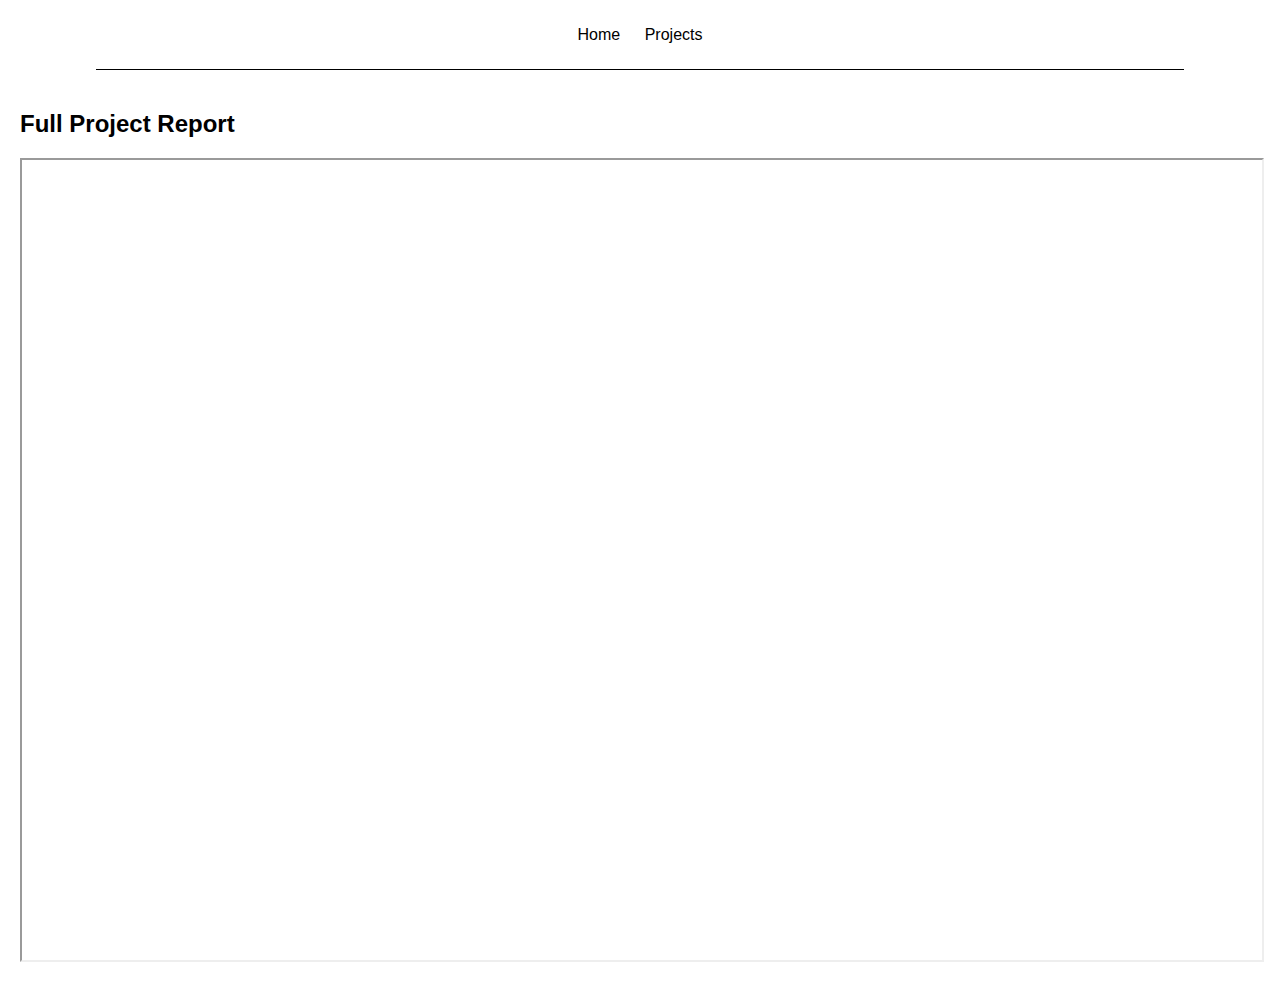
<file: project1.html>
<!DOCTYPE html>
<html lang="en">
<head>
    <meta charset="UTF-8">
    <meta name="viewport" content="width=device-width, initial-scale=1.0">
    <title>Undergrad Research</title>
    <link rel="stylesheet" href="styles.css">
</head>
<body>
    <header>
        <nav>
            <ul>
                <li><a href="index.html">Home</a></li>
                <li><a href="projects.html">Projects</a></li>
            </ul>
        </nav>
    </header>
    <main>
        <section id="report">
            <h2>Full Project Report</h2>
            <iframe src="pdf/research_report.pdf" width="100%" height="800px">
                <p>Your browser does not support iframes. 
                <a href="pdf/research_report.pdf">Click here to view the PDF.</a></p>
            </iframe>
        </section>
    </main>
</body>
</html>
</file>
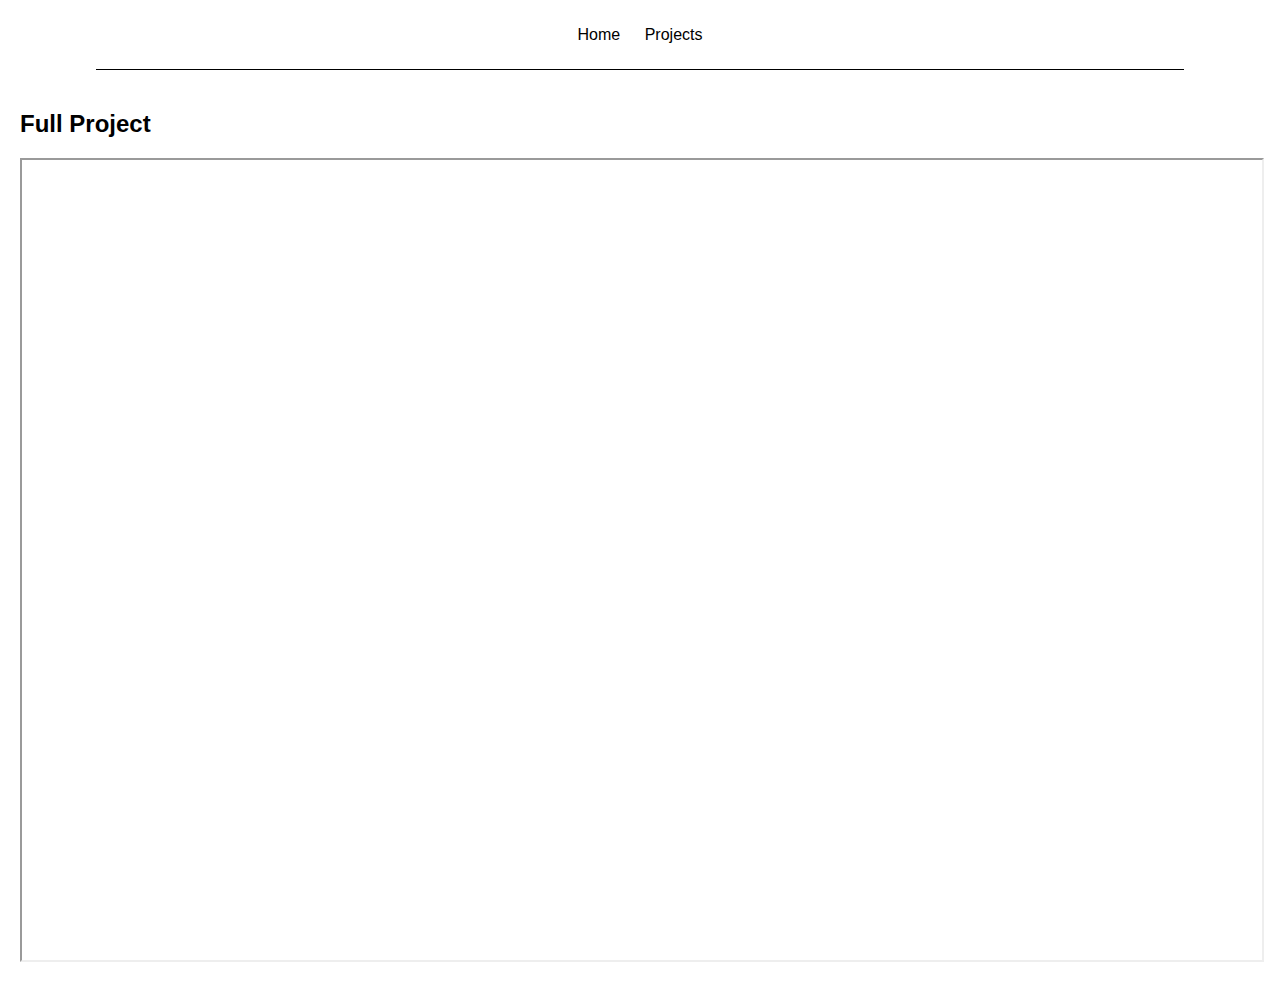
<file: project2.html>
<!DOCTYPE html>
<html lang="en">
<head>
    <meta charset="UTF-8">
    <meta name="viewport" content="width=device-width, initial-scale=1.0">
    <title>Intel Project</title>
    <link rel="stylesheet" href="styles.css">
</head>
<body>
    <header>
        <nav>
            <ul>
                <li><a href="index.html">Home</a></li>
                <li><a href="projects.html">Projects</a></li>
            </ul>
        </nav>
    </header>
    <main>
        <section id="report">
            <h2>Full Project</h2>
            <iframe src="pdf/intel_project.pdf" width="100%" height="800px">
                <p>Your browser does not support iframes. 
                <a href="pdf/intel_project.pdf">Click here to view the PDF.</a></p>
            </iframe>
        </section>
    </main>
</body>
</html>
</file>
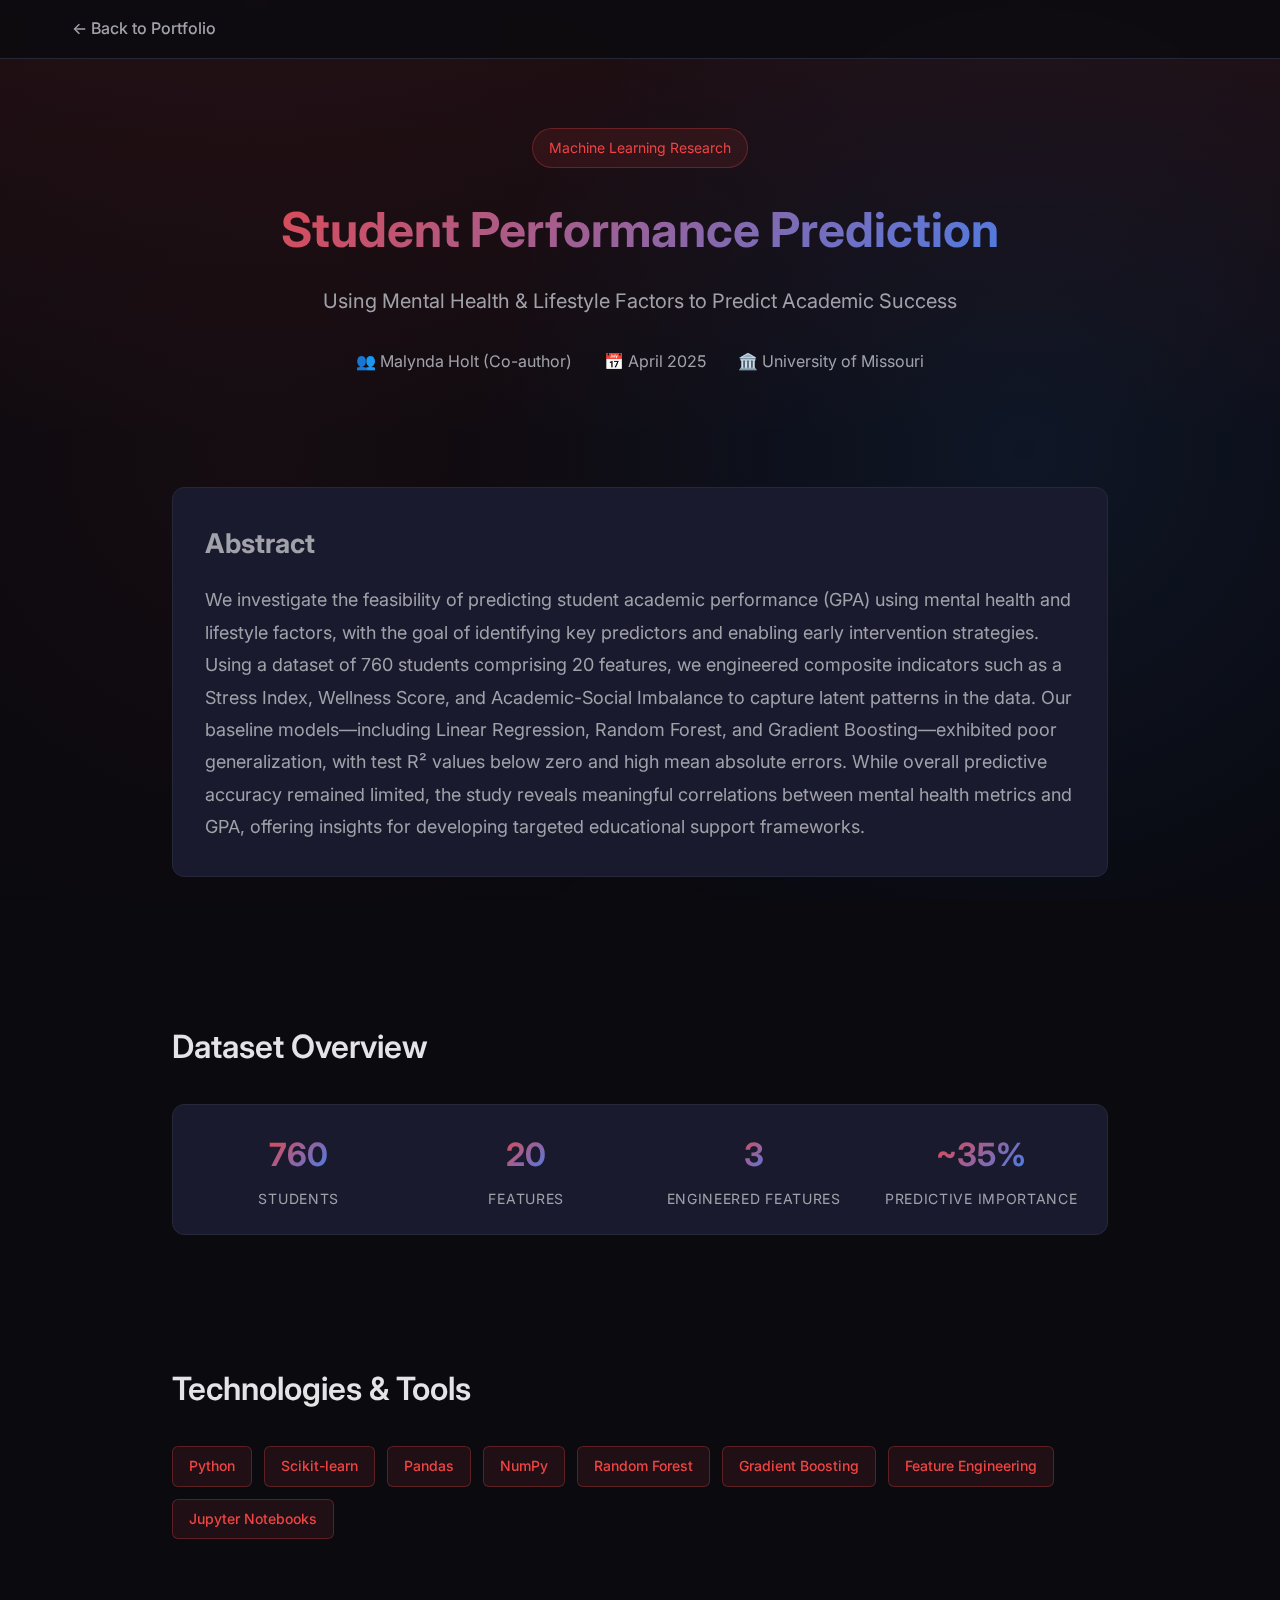
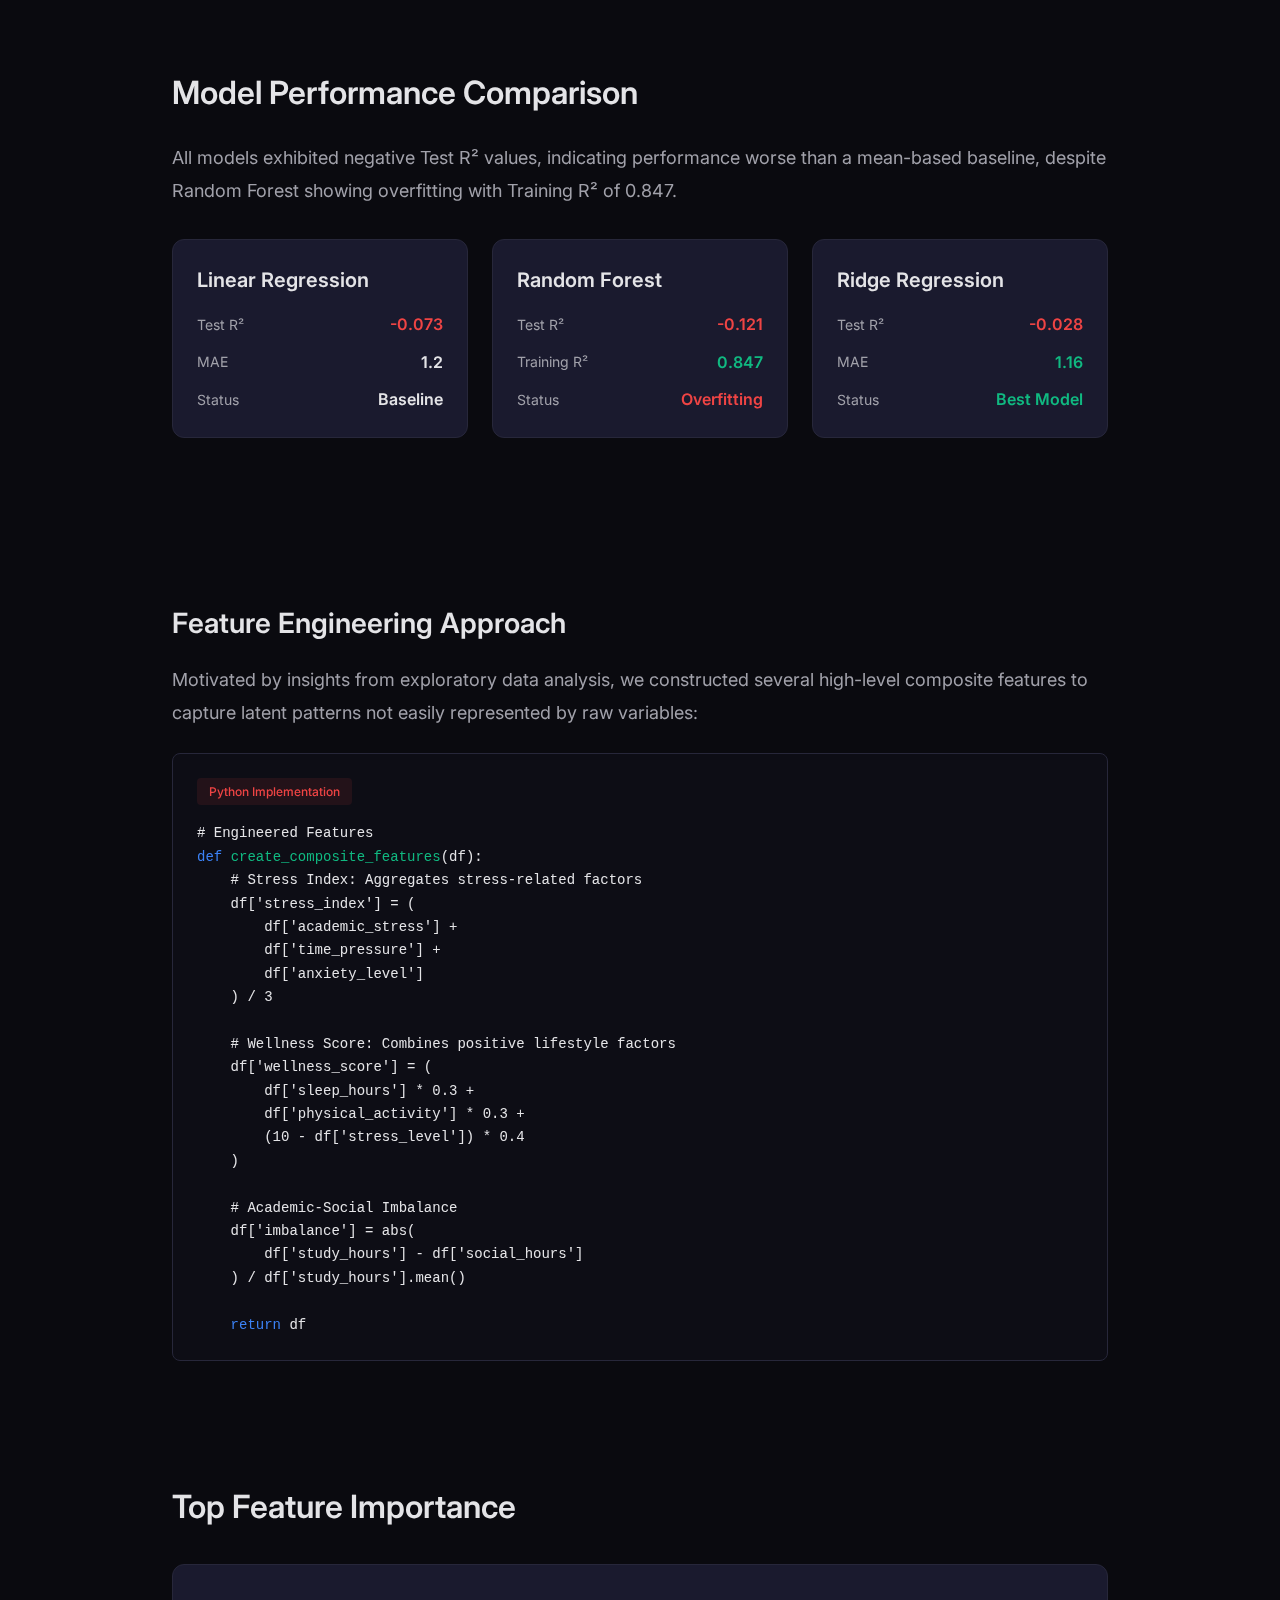
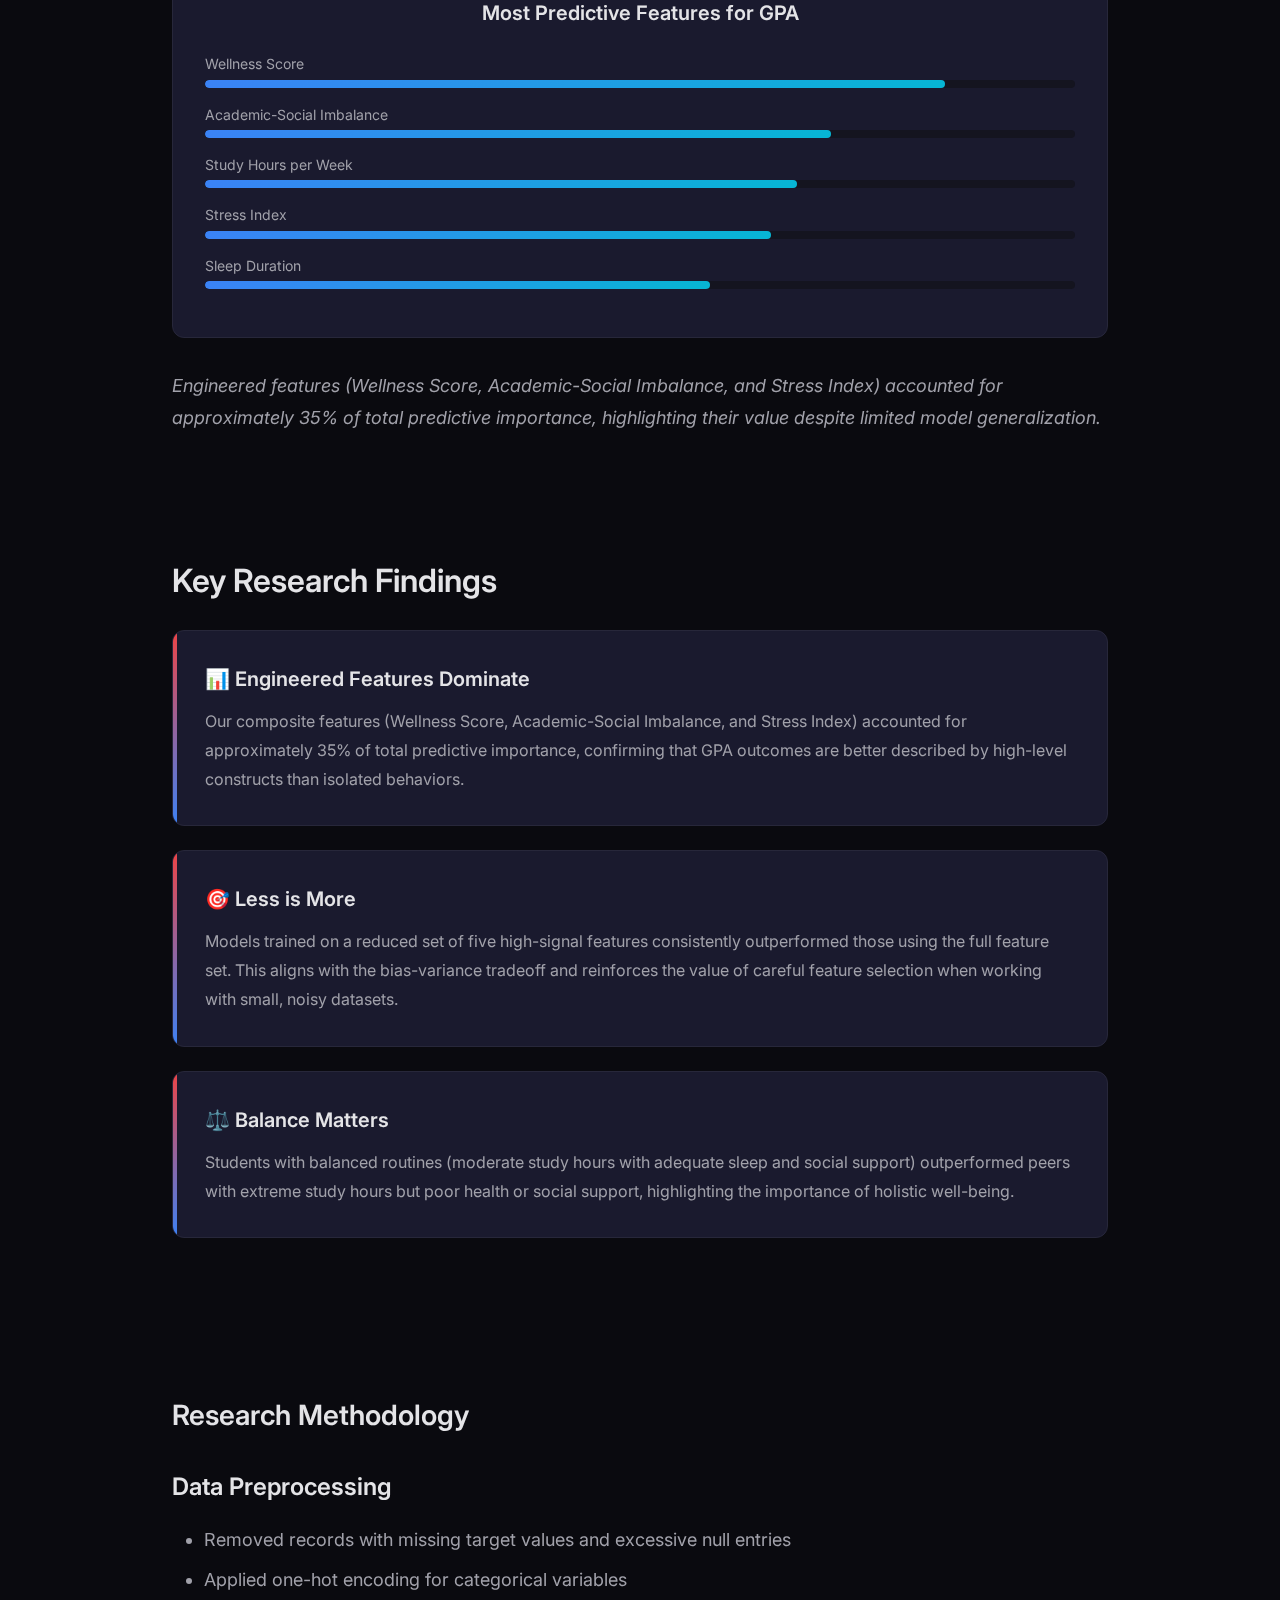
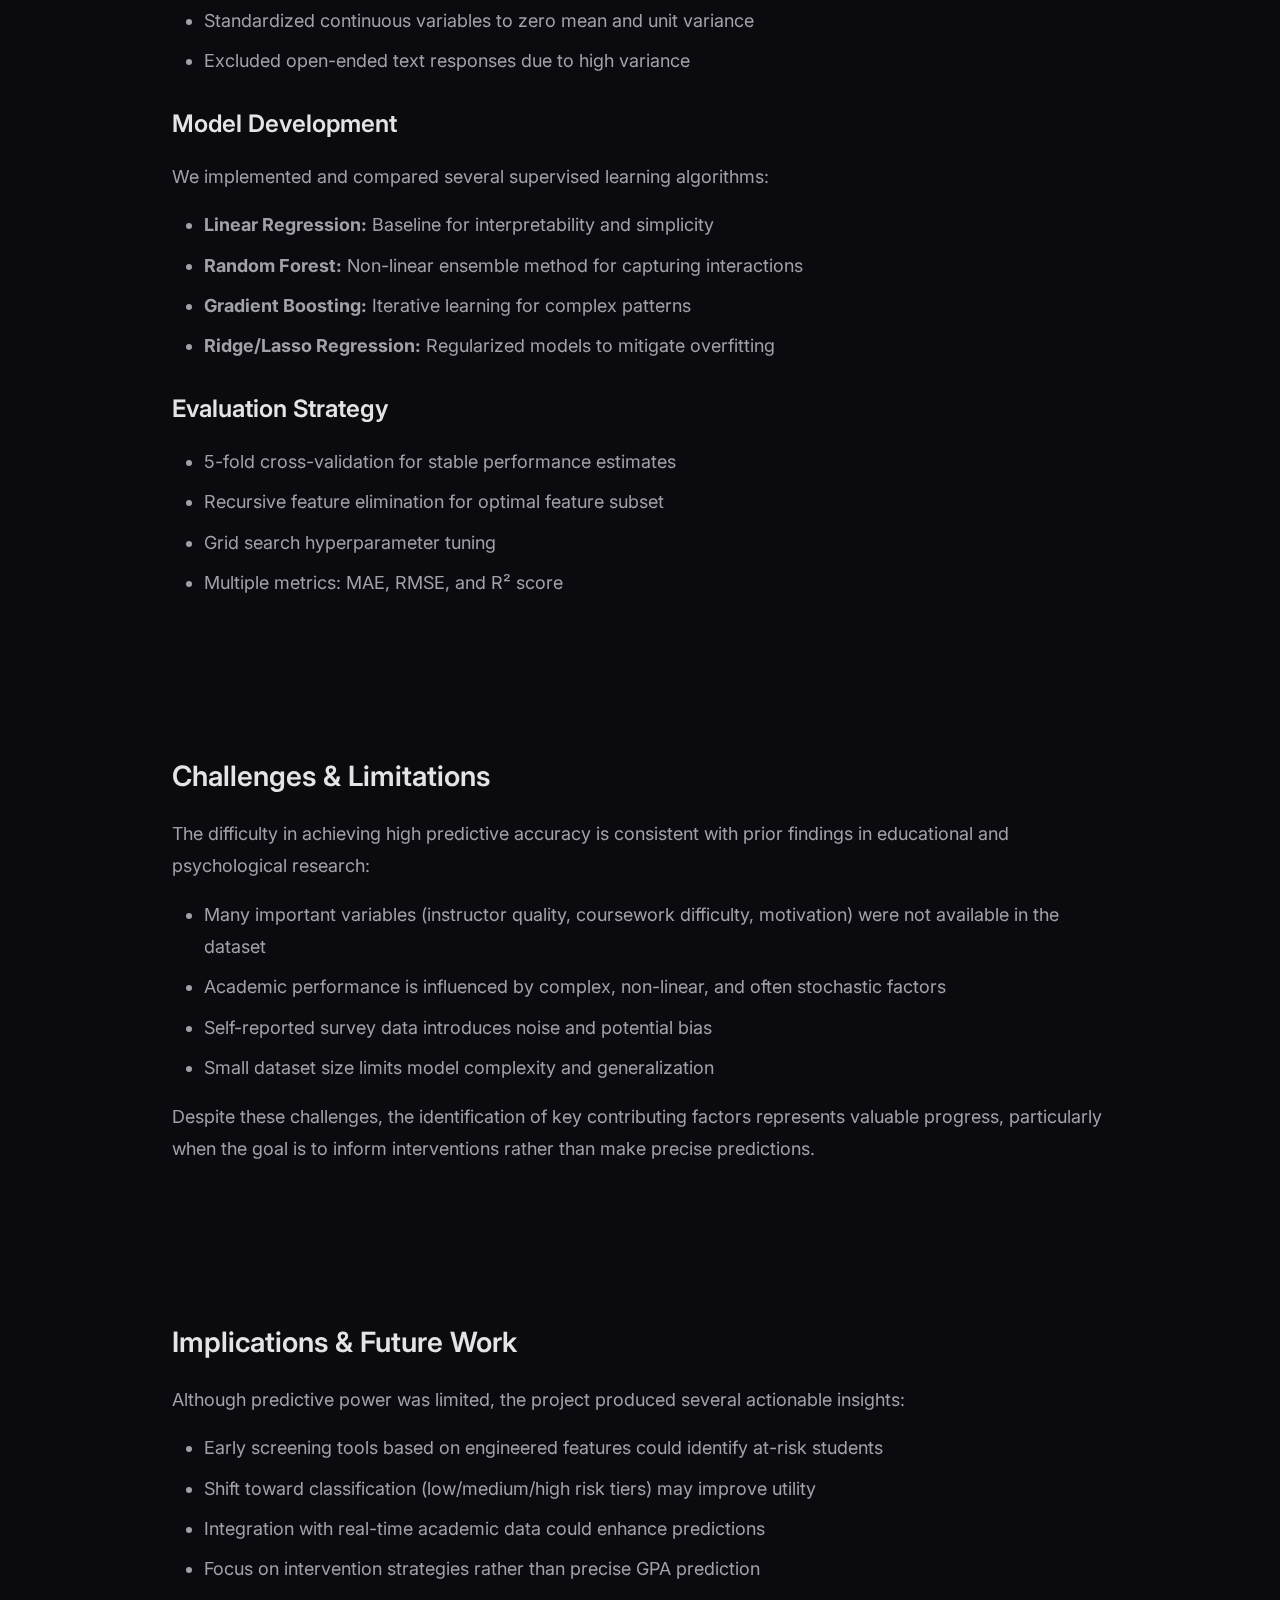
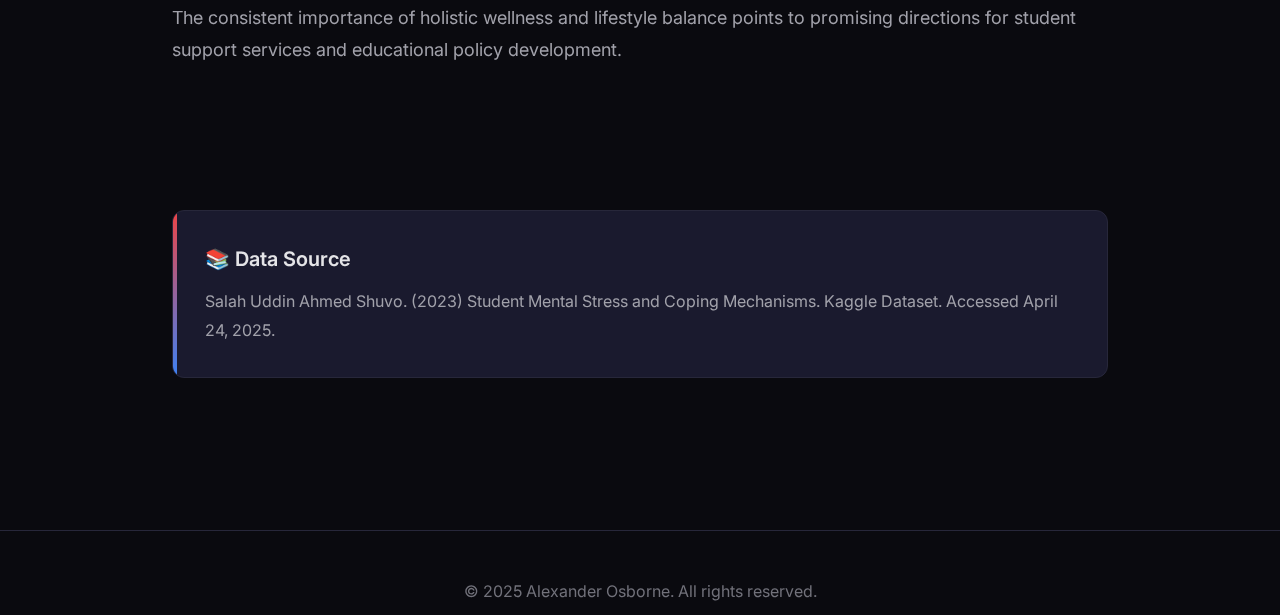
<file: project3.html>
<!DOCTYPE html>
<html lang="en">
<head>
    <meta charset="UTF-8">
    <meta name="viewport" content="width=device-width, initial-scale=1.0">
    <title>Student Performance ML Predictor | Alexander Osborne</title>
    <link rel="preconnect" href="https://fonts.googleapis.com">
    <link rel="preconnect" href="https://fonts.gstatic.com" crossorigin>
    <link href="https://fonts.googleapis.com/css2?family=Inter:wght@300;400;500;600;700&family=JetBrains+Mono:wght@400;500&display=swap" rel="stylesheet">
    
    <style>
        :root {
            --bg-primary: #0a0a0f;
            --bg-secondary: #14141f;
            --bg-card: #1a1a2e;
            --bg-hover: #252541;
            --text-primary: #e4e4e7;
            --text-secondary: #a1a1aa;
            --text-muted: #71717a;
            --accent-primary: #3b82f6;
            --accent-secondary: #06b6d4;
            --accent-gradient: linear-gradient(135deg, #3b82f6 0%, #06b6d4 100%);
            --border-color: #27273a;
            --success: #10b981;
            --warning: #f59e0b;
            --error: #ef4444;
            --shadow-sm: 0 2px 4px rgba(0, 0, 0, 0.3);
            --shadow-md: 0 4px 12px rgba(0, 0, 0, 0.4);
            --shadow-lg: 0 8px 24px rgba(0, 0, 0, 0.5);
            --shadow-glow: 0 0 40px rgba(59, 130, 246, 0.15);
            --transition: all 0.3s cubic-bezier(0.4, 0, 0.2, 1);
        }

        * {
            margin: 0;
            padding: 0;
            box-sizing: border-box;
        }

        html {
            scroll-behavior: smooth;
        }

        body {
            font-family: 'Inter', system-ui, -apple-system, sans-serif;
            background: var(--bg-primary);
            color: var(--text-primary);
            line-height: 1.6;
            overflow-x: hidden;
            -webkit-font-smoothing: antialiased;
            -moz-osx-font-smoothing: grayscale;
        }

        body::before {
            content: '';
            position: fixed;
            top: 0;
            left: 0;
            width: 100%;
            height: 100%;
            background: radial-gradient(circle at 20% 50%, rgba(239, 68, 68, 0.05) 0%, transparent 50%),
                        radial-gradient(circle at 80% 50%, rgba(59, 130, 246, 0.1) 0%, transparent 50%);
            pointer-events: none;
            z-index: 0;
        }

        /* Navigation */
        nav {
            position: fixed;
            top: 0;
            width: 100%;
            background: rgba(10, 10, 15, 0.8);
            backdrop-filter: blur(10px);
            -webkit-backdrop-filter: blur(10px);
            border-bottom: 1px solid var(--border-color);
            z-index: 1000;
            transition: var(--transition);
        }

        .nav-container {
            max-width: 1200px;
            margin: 0 auto;
            padding: 1rem 2rem;
            display: flex;
            justify-content: space-between;
            align-items: center;
        }

        .back-link {
            display: flex;
            align-items: center;
            gap: 0.5rem;
            color: var(--text-secondary);
            text-decoration: none;
            font-weight: 500;
            transition: var(--transition);
        }

        .back-link:hover {
            color: var(--accent-primary);
            transform: translateX(-4px);
        }

        /* Container */
        .container {
            max-width: 1000px;
            margin: 0 auto;
            padding: 0 2rem;
            position: relative;
            z-index: 1;
        }

        /* Hero Section */
        .project-hero {
            padding: 8rem 0 4rem;
            text-align: center;
            background: linear-gradient(to bottom, rgba(239, 68, 68, 0.1) 0%, transparent 100%);
        }

        .project-badge {
            display: inline-block;
            padding: 0.5rem 1rem;
            background: rgba(239, 68, 68, 0.1);
            border: 1px solid rgba(239, 68, 68, 0.3);
            border-radius: 9999px;
            font-size: 0.875rem;
            color: var(--error);
            margin-bottom: 1.5rem;
            animation: fadeInUp 0.6s ease-out;
        }

        .project-title {
            font-size: clamp(2rem, 4vw, 3rem);
            font-weight: 700;
            margin-bottom: 1rem;
            background: linear-gradient(135deg, #ef4444 0%, #3b82f6 100%);
            -webkit-background-clip: text;
            -webkit-text-fill-color: transparent;
            background-clip: text;
            animation: fadeInUp 0.6s ease-out 0.1s both;
        }

        .project-subtitle {
            font-size: 1.25rem;
            color: var(--text-secondary);
            margin-bottom: 2rem;
            animation: fadeInUp 0.6s ease-out 0.2s both;
        }

        .project-meta {
            display: flex;
            justify-content: center;
            gap: 2rem;
            flex-wrap: wrap;
            animation: fadeInUp 0.6s ease-out 0.3s both;
        }

        .meta-item {
            display: flex;
            align-items: center;
            gap: 0.5rem;
            color: var(--text-secondary);
        }

        /* Content Sections */
        .content-section {
            padding: 3rem 0;
            animation: fadeInUp 0.6s ease-out 0.4s both;
        }

        .section-header {
            font-size: 2rem;
            font-weight: 600;
            margin-bottom: 1.5rem;
            color: var(--text-primary);
        }

        /* Abstract Box */
        .abstract-box {
            background: var(--bg-card);
            padding: 2rem;
            border-radius: 12px;
            border: 1px solid var(--border-color);
            margin-bottom: 3rem;
            font-size: 1.125rem;
            line-height: 1.8;
            color: var(--text-secondary);
        }

        /* Model Performance Cards */
        .model-grid {
            display: grid;
            grid-template-columns: repeat(auto-fit, minmax(250px, 1fr));
            gap: 1.5rem;
            margin: 2rem 0;
        }

        .model-card {
            background: var(--bg-card);
            padding: 1.5rem;
            border-radius: 12px;
            border: 1px solid var(--border-color);
            transition: var(--transition);
        }

        .model-card:hover {
            transform: translateY(-4px);
            box-shadow: var(--shadow-lg);
        }

        .model-name {
            font-size: 1.25rem;
            font-weight: 600;
            margin-bottom: 1rem;
        }

        .model-metrics {
            display: flex;
            flex-direction: column;
            gap: 0.75rem;
        }

        .metric-row {
            display: flex;
            justify-content: space-between;
            align-items: center;
        }

        .metric-label {
            color: var(--text-secondary);
            font-size: 0.875rem;
        }

        .metric-value {
            font-weight: 600;
            font-size: 1rem;
        }

        .metric-value.negative {
            color: var(--error);
        }

        .metric-value.positive {
            color: var(--success);
        }

        /* Feature Importance Chart */
        .chart-container {
            background: var(--bg-card);
            padding: 2rem;
            border-radius: 12px;
            border: 1px solid var(--border-color);
            margin: 2rem 0;
        }

        .chart-title {
            font-size: 1.25rem;
            font-weight: 600;
            margin-bottom: 1.5rem;
            text-align: center;
        }

        /* Feature bars */
        .feature-bar {
            margin-bottom: 1rem;
        }

        .feature-name {
            font-size: 0.875rem;
            color: var(--text-secondary);
            margin-bottom: 0.25rem;
        }

        .feature-progress {
            height: 8px;
            background: var(--bg-secondary);
            border-radius: 4px;
            overflow: hidden;
        }

        .feature-fill {
            height: 100%;
            background: var(--accent-gradient);
            border-radius: 4px;
            transition: width 1s ease-out;
        }

        /* Tech Stack */
        .tech-stack {
            display: flex;
            flex-wrap: wrap;
            gap: 0.75rem;
            margin: 2rem 0;
        }

        .tech-tag {
            padding: 0.5rem 1rem;
            background: rgba(239, 68, 68, 0.1);
            border: 1px solid rgba(239, 68, 68, 0.3);
            border-radius: 6px;
            font-size: 0.875rem;
            color: var(--error);
            font-weight: 500;
        }

        /* Code Blocks */
        .code-block {
            background: #0d0d15;
            border: 1px solid var(--border-color);
            border-radius: 8px;
            padding: 1.5rem;
            margin: 1.5rem 0;
            overflow-x: auto;
        }

        .code-label {
            display: inline-block;
            background: rgba(239, 68, 68, 0.1);
            color: var(--error);
            padding: 0.25rem 0.75rem;
            border-radius: 4px;
            font-size: 0.75rem;
            font-weight: 500;
            margin-bottom: 1rem;
        }

        .code-block pre {
            font-family: 'JetBrains Mono', monospace;
            font-size: 0.875rem;
            line-height: 1.6;
            color: #e4e4e7;
        }

        /* Key Insights */
        .insight-card {
            background: var(--bg-card);
            padding: 2rem;
            border-radius: 12px;
            border: 1px solid var(--border-color);
            margin: 1.5rem 0;
            position: relative;
            overflow: hidden;
        }

        .insight-card::before {
            content: '';
            position: absolute;
            top: 0;
            left: 0;
            width: 4px;
            height: 100%;
            background: linear-gradient(135deg, #ef4444 0%, #3b82f6 100%);
        }

        .insight-title {
            font-size: 1.25rem;
            font-weight: 600;
            margin-bottom: 0.75rem;
        }

        .insight-description {
            color: var(--text-secondary);
            line-height: 1.8;
        }

        /* Content Text */
        .content-text {
            font-size: 1.125rem;
            line-height: 1.8;
            color: var(--text-secondary);
            margin-bottom: 1.5rem;
        }

        .content-text h2 {
            font-size: 1.75rem;
            font-weight: 600;
            margin: 2rem 0 1rem;
            color: var(--text-primary);
        }

        .content-text h3 {
            font-size: 1.5rem;
            font-weight: 600;
            margin: 1.5rem 0 1rem;
            color: var(--text-primary);
        }

        .content-text ul {
            margin: 1rem 0 1rem 2rem;
        }

        .content-text li {
            margin-bottom: 0.5rem;
            color: var(--text-secondary);
        }

        /* Dataset Info */
        .dataset-info {
            background: var(--bg-card);
            padding: 1.5rem;
            border-radius: 12px;
            border: 1px solid var(--border-color);
            margin: 2rem 0;
            display: grid;
            grid-template-columns: repeat(auto-fit, minmax(150px, 1fr));
            gap: 1.5rem;
            text-align: center;
        }

        .dataset-stat {
            display: flex;
            flex-direction: column;
            align-items: center;
            gap: 0.5rem;
        }

        .dataset-number {
            font-size: 2rem;
            font-weight: 700;
            background: linear-gradient(135deg, #ef4444 0%, #3b82f6 100%);
            -webkit-background-clip: text;
            -webkit-text-fill-color: transparent;
            background-clip: text;
        }

        .dataset-label {
            color: var(--text-secondary);
            font-size: 0.875rem;
            text-transform: uppercase;
            letter-spacing: 0.05em;
        }

        /* Footer */
        footer {
            padding: 3rem 0 2rem;
            text-align: center;
            color: var(--text-muted);
            border-top: 1px solid var(--border-color);
            margin-top: 5rem;
        }

        /* Animations */
        @keyframes fadeInUp {
            from {
                opacity: 0;
                transform: translateY(30px);
            }
            to {
                opacity: 1;
                transform: translateY(0);
            }
        }

        /* Responsive */
        @media (max-width: 768px) {
            .project-meta {
                gap: 1rem;
            }

            .model-grid {
                grid-template-columns: 1fr;
            }

            .dataset-info {
                grid-template-columns: repeat(2, 1fr);
            }
        }
    </style>
</head>
<body>
    <!-- Navigation -->
    <nav>
        <div class="nav-container">
            <a href="index.html" class="back-link">
                ← Back to Portfolio
            </a>
        </div>
    </nav>

    <!-- Project Hero -->
    <section class="project-hero">
        <div class="container">
            <span class="project-badge">Machine Learning Research</span>
            <h1 class="project-title">Student Performance Prediction</h1>
            <p class="project-subtitle">Using Mental Health & Lifestyle Factors to Predict Academic Success</p>
            <div class="project-meta">
                <span class="meta-item">👥 Malynda Holt (Co-author)</span>
                <span class="meta-item">📅 April 2025</span>
                <span class="meta-item">🏛️ University of Missouri</span>
            </div>
        </div>
    </section>

    <!-- Main Content -->
    <main class="container">
        <!-- Abstract -->
        <section class="content-section">
            <div class="abstract-box">
                <h2 style="margin-top: 0; margin-bottom: 1rem;">Abstract</h2>
                We investigate the feasibility of predicting student academic performance (GPA) using mental health and lifestyle factors, with the goal of identifying key predictors and enabling early intervention strategies. Using a dataset of 760 students comprising 20 features, we engineered composite indicators such as a Stress Index, Wellness Score, and Academic-Social Imbalance to capture latent patterns in the data. Our baseline models—including Linear Regression, Random Forest, and Gradient Boosting—exhibited poor generalization, with test R² values below zero and high mean absolute errors. While overall predictive accuracy remained limited, the study reveals meaningful correlations between mental health metrics and GPA, offering insights for developing targeted educational support frameworks.
            </div>
        </section>

        <!-- Dataset Overview -->
        <section class="content-section">
            <h2 class="section-header">Dataset Overview</h2>
            <div class="dataset-info">
                <div class="dataset-stat">
                    <div class="dataset-number">760</div>
                    <div class="dataset-label">Students</div>
                </div>
                <div class="dataset-stat">
                    <div class="dataset-number">20</div>
                    <div class="dataset-label">Features</div>
                </div>
                <div class="dataset-stat">
                    <div class="dataset-number">3</div>
                    <div class="dataset-label">Engineered Features</div>
                </div>
                <div class="dataset-stat">
                    <div class="dataset-number">~35%</div>
                    <div class="dataset-label">Predictive Importance</div>
                </div>
            </div>
        </section>

        <!-- Technologies -->
        <section class="content-section">
            <h2 class="section-header">Technologies & Tools</h2>
            <div class="tech-stack">
                <span class="tech-tag">Python</span>
                <span class="tech-tag">Scikit-learn</span>
                <span class="tech-tag">Pandas</span>
                <span class="tech-tag">NumPy</span>
                <span class="tech-tag">Random Forest</span>
                <span class="tech-tag">Gradient Boosting</span>
                <span class="tech-tag">Feature Engineering</span>
                <span class="tech-tag">Jupyter Notebooks</span>
            </div>
        </section>

        <!-- Model Performance -->
        <section class="content-section">
            <h2 class="section-header">Model Performance Comparison</h2>
            <!-- Added nuance on overall model generalization from ml_project.txt -->
            <p class="content-text">All models exhibited negative Test R² values, indicating performance worse than a mean-based baseline, despite Random Forest showing overfitting with Training R² of 0.847.</p>
            <div class="model-grid">
                <div class="model-card">
                    <h3 class="model-name">Linear Regression</h3>
                    <div class="model-metrics">
                        <div class="metric-row">
                            <span class="metric-label">Test R²</span>
                            <span class="metric-value negative">-0.073</span>
                        </div>
                        <div class="metric-row">
                            <span class="metric-label">MAE</span>
                            <span class="metric-value">1.2</span>
                        </div>
                        <div class="metric-row">
                            <span class="metric-label">Status</span>
                            <span class="metric-value">Baseline</span>
                        </div>
                    </div>
                </div>

                <div class="model-card">
                    <h3 class="model-name">Random Forest</h3>
                    <div class="model-metrics">
                        <div class="metric-row">
                            <span class="metric-label">Test R²</span>
                            <span class="metric-value negative">-0.121</span>
                        </div>
                        <div class="metric-row">
                            <span class="metric-label">Training R²</span>
                            <span class="metric-value positive">0.847</span>
                        </div>
                        <div class="metric-row">
                            <span class="metric-label">Status</span>
                            <span class="metric-value negative">Overfitting</span>
                        </div>
                    </div>
                </div>

                <div class="model-card">
                    <h3 class="model-name">Ridge Regression</h3>
                    <div class="model-metrics">
                        <div class="metric-row">
                            <span class="metric-label">Test R²</span>
                            <span class="metric-value negative">-0.028</span>
                        </div>
                        <div class="metric-row">
                            <span class="metric-label">MAE</span>
                            <span class="metric-value positive">1.16</span>
                        </div>
                        <div class="metric-row">
                            <span class="metric-label">Status</span>
                            <span class="metric-value positive">Best Model</span>
                        </div>
                    </div>
                </div>
            </div>
        </section>

        <!-- Feature Engineering -->
        <section class="content-section">
            <div class="content-text">
                <h2>Feature Engineering Approach</h2>
                <p>
                    Motivated by insights from exploratory data analysis, we constructed several high-level composite features to capture latent patterns not easily represented by raw variables:
                </p>
            </div>

            <div class="code-block">
                <span class="code-label">Python Implementation</span>
                <pre><code># Engineered Features
<span style="color: #3b82f6;">def</span> <span style="color: #10b981;">create_composite_features</span>(df):
    # Stress Index: Aggregates stress-related factors
    df['stress_index'] = (
        df['academic_stress'] + 
        df['time_pressure'] + 
        df['anxiety_level']
    ) / 3
    
    # Wellness Score: Combines positive lifestyle factors
    df['wellness_score'] = (
        df['sleep_hours'] * 0.3 + 
        df['physical_activity'] * 0.3 + 
        (10 - df['stress_level']) * 0.4
    )
    
    # Academic-Social Imbalance
    df['imbalance'] = abs(
        df['study_hours'] - df['social_hours']
    ) / df['study_hours'].mean()
    
    <span style="color: #3b82f6;">return</span> df</code></pre>
            </div>
        </section>

        <!-- Feature Importance -->
        <section class="content-section">
            <h2 class="section-header">Top Feature Importance</h2>
            <div class="chart-container">
                <h3 class="chart-title">Most Predictive Features for GPA</h3>
                <div class="feature-bar">
                    <div class="feature-name">Wellness Score</div>
                    <div class="feature-progress">
                        <div class="feature-fill" style="width: 85%;"></div>
                    </div>
                </div>
                <div class="feature-bar">
                    <div class="feature-name">Academic-Social Imbalance</div>
                    <div class="feature-progress">
                        <div class="feature-fill" style="width: 72%;"></div>
                    </div>
                </div>
                <div class="feature-bar">
                    <div class="feature-name">Study Hours per Week</div>
                    <div class="feature-progress">
                        <div class="feature-fill" style="width: 68%;"></div>
                    </div>
                </div>
                <div class="feature-bar">
                    <div class="feature-name">Stress Index</div>
                    <div class="feature-progress">
                        <div class="feature-fill" style="width: 65%;"></div>
                    </div>
                </div>
                <div class="feature-bar">
                    <div class="feature-name">Sleep Duration</div>
                    <div class="feature-progress">
                        <div class="feature-fill" style="width: 58%;"></div>
                    </div>
                </div>
            </div>
            <!-- Added summary from ml_project.txt regarding feature importance as ~35% and nuance on model generalization -->
            <p class="content-text"><em>Engineered features (Wellness Score, Academic-Social Imbalance, and Stress Index) accounted for approximately 35% of total predictive importance, highlighting their value despite limited model generalization.</em></p>
        </section>

        <!-- Key Findings -->
        <section class="content-section">
            <h2 class="section-header">Key Research Findings</h2>
            
            <div class="insight-card">
                <h3 class="insight-title">📊 Engineered Features Dominate</h3>
                <p class="insight-description">
                    Our composite features (Wellness Score, Academic-Social Imbalance, and Stress Index) accounted for approximately 35% of total predictive importance, confirming that GPA outcomes are better described by high-level constructs than isolated behaviors.
                </p>
            </div>

            <div class="insight-card">
                <h3 class="insight-title">🎯 Less is More</h3>
                <p class="insight-description">
                    Models trained on a reduced set of five high-signal features consistently outperformed those using the full feature set. This aligns with the bias-variance tradeoff and reinforces the value of careful feature selection when working with small, noisy datasets.
                </p>
            </div>

            <div class="insight-card">
                <h3 class="insight-title">⚖️ Balance Matters</h3>
                <p class="insight-description">
                    Students with balanced routines (moderate study hours with adequate sleep and social support) outperformed peers with extreme study hours but poor health or social support, highlighting the importance of holistic well-being.
                </p>
            </div>
        </section>

        <!-- Methodology -->
        <section class="content-section">
            <div class="content-text">
                <h2>Research Methodology</h2>
                
                <h3>Data Preprocessing</h3>
                <ul>
                    <li>Removed records with missing target values and excessive null entries</li>
                    <li>Applied one-hot encoding for categorical variables</li>
                    <li>Standardized continuous variables to zero mean and unit variance</li>
                    <li>Excluded open-ended text responses due to high variance</li>
                </ul>

                <h3>Model Development</h3>
                <p>
                    We implemented and compared several supervised learning algorithms:
                </p>
                <ul>
                    <li><strong>Linear Regression:</strong> Baseline for interpretability and simplicity</li>
                    <li><strong>Random Forest:</strong> Non-linear ensemble method for capturing interactions</li>
                    <li><strong>Gradient Boosting:</strong> Iterative learning for complex patterns</li>
                    <li><strong>Ridge/Lasso Regression:</strong> Regularized models to mitigate overfitting</li>
                </ul>

                <h3>Evaluation Strategy</h3>
                <ul>
                    <li>5-fold cross-validation for stable performance estimates</li>
                    <li>Recursive feature elimination for optimal feature subset</li>
                    <li>Grid search hyperparameter tuning</li>
                    <li>Multiple metrics: MAE, RMSE, and R² score</li>
                </ul>
            </div>
        </section>

        <!-- Challenges & Limitations -->
        <section class="content-section">
            <div class="content-text">
                <h2>Challenges & Limitations</h2>
                <p>
                    The difficulty in achieving high predictive accuracy is consistent with prior findings in educational and psychological research:
                </p>
                <ul>
                    <li>Many important variables (instructor quality, coursework difficulty, motivation) were not available in the dataset</li>
                    <li>Academic performance is influenced by complex, non-linear, and often stochastic factors</li>
                    <li>Self-reported survey data introduces noise and potential bias</li>
                    <li>Small dataset size limits model complexity and generalization</li>
                </ul>
                
                <p>
                    Despite these challenges, the identification of key contributing factors represents valuable progress, particularly when the goal is to inform interventions rather than make precise predictions.
                </p>
            </div>
        </section>

        <!-- Future Directions -->
        <section class="content-section">
            <div class="content-text">
                <h2>Implications & Future Work</h2>
                <p>
                    Although predictive power was limited, the project produced several actionable insights:
                </p>
                <ul>
                    <li>Early screening tools based on engineered features could identify at-risk students</li>
                    <li>Shift toward classification (low/medium/high risk tiers) may improve utility</li>
                    <li>Integration with real-time academic data could enhance predictions</li>
                    <li>Focus on intervention strategies rather than precise GPA prediction</li>
                </ul>
                
                <p>
                    The consistent importance of holistic wellness and lifestyle balance points to promising directions for student support services and educational policy development.
                </p>
            </div>
        </section>

        <!-- References -->
        <section class="content-section">
            <div class="insight-card">
                <h3 class="insight-title">📚 Data Source</h3>
                <p class="insight-description">
                    Salah Uddin Ahmed Shuvo. (2023) Student Mental Stress and Coping Mechanisms. 
                    Kaggle Dataset. Accessed April 24, 2025.
                </p>
            </div>
        </section>
    </main>

    <!-- Footer -->
    <footer>
        <div class="container">
            <p>&copy; 2025 Alexander Osborne. All rights reserved.</p>
        </div>
    </footer>

    <script>
        // Smooth scroll for back link
        document.querySelector('.back-link').addEventListener('click', function(e) {
            if (this.getAttribute('href').startsWith('#')) {
                e.preventDefault();
                const target = document.querySelector(this.getAttribute('href'));
                if (target) {
                    target.scrollIntoView({
                        behavior: 'smooth',
                        block: 'start'
                    });
                }
            }
        });

        // Add scroll effect to navigation
        window.addEventListener('scroll', () => {
            const nav = document.querySelector('nav');
            if (window.pageYOffset > 0) {
                nav.style.boxShadow = '0 2px 20px rgba(0, 0, 0, 0.3)';
            } else {
                nav.style.boxShadow = 'none';
            }
        });

        // Animate feature bars on scroll
        const observerOptions = {
            threshold: 0.5,
            rootMargin: '0px'
        };

        const observer = new IntersectionObserver((entries) => {
            entries.forEach(entry => {
                if (entry.isIntersecting) {
                    const bars = entry.target.querySelectorAll('.feature-fill');
                    bars.forEach((bar, index) => {
                        setTimeout(() => {
                            bar.style.width = bar.getAttribute('style').match(/width:\s*(\d+%)/)[1];
                        }, index * 100);
                    });
                }
            });
        }, observerOptions);

        document.querySelectorAll('.chart-container').forEach(el => {
            observer.observe(el);
        });

        // Animate dataset numbers
        const animateValue = (element, start, end, duration) => {
            let startTimestamp = null;
            const step = (timestamp) => {
                if (!startTimestamp) startTimestamp = timestamp;
                const progress = Math.min((timestamp - startTimestamp) / duration, 1);
                element.textContent = Math.floor(progress * (end - start) + start);
                if (progress < 1) {
                    window.requestAnimationFrame(step);
                }
            };
            window.requestAnimationFrame(step);
        };

        const datasetObserver = new IntersectionObserver((entries) => {
            entries.forEach(entry => {
                if (entry.isIntersecting) {
                    const numbers = entry.target.querySelectorAll('.dataset-number');
                    numbers.forEach(num => {
                        const value = num.textContent;
                        if (!isNaN(value)) {
                            animateValue(num, 0, parseInt(value), 1000);
                        }
                    });
                }
            });
        }, { threshold: 0.5 });

        document.querySelectorAll('.dataset-info').forEach(el => {
            datasetObserver.observe(el);
        });
    </script>
</body>
</html>
</file>
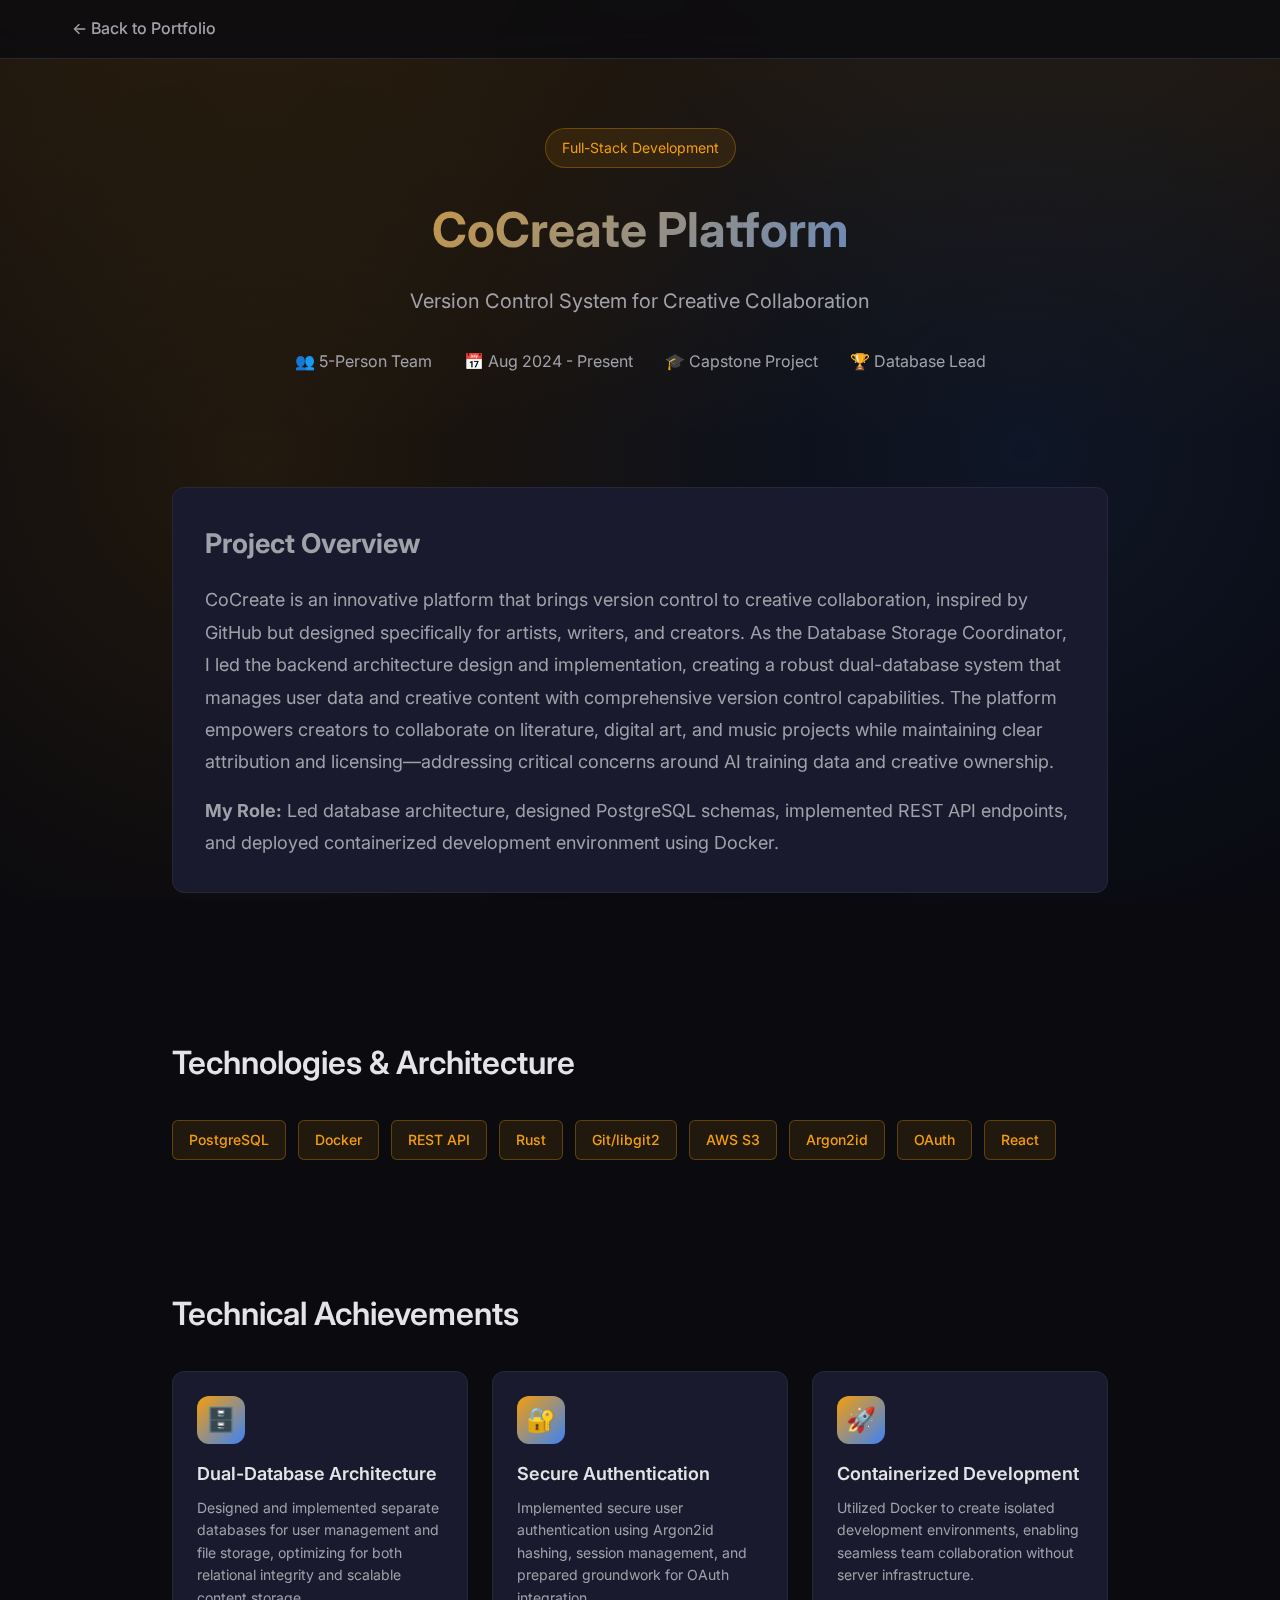
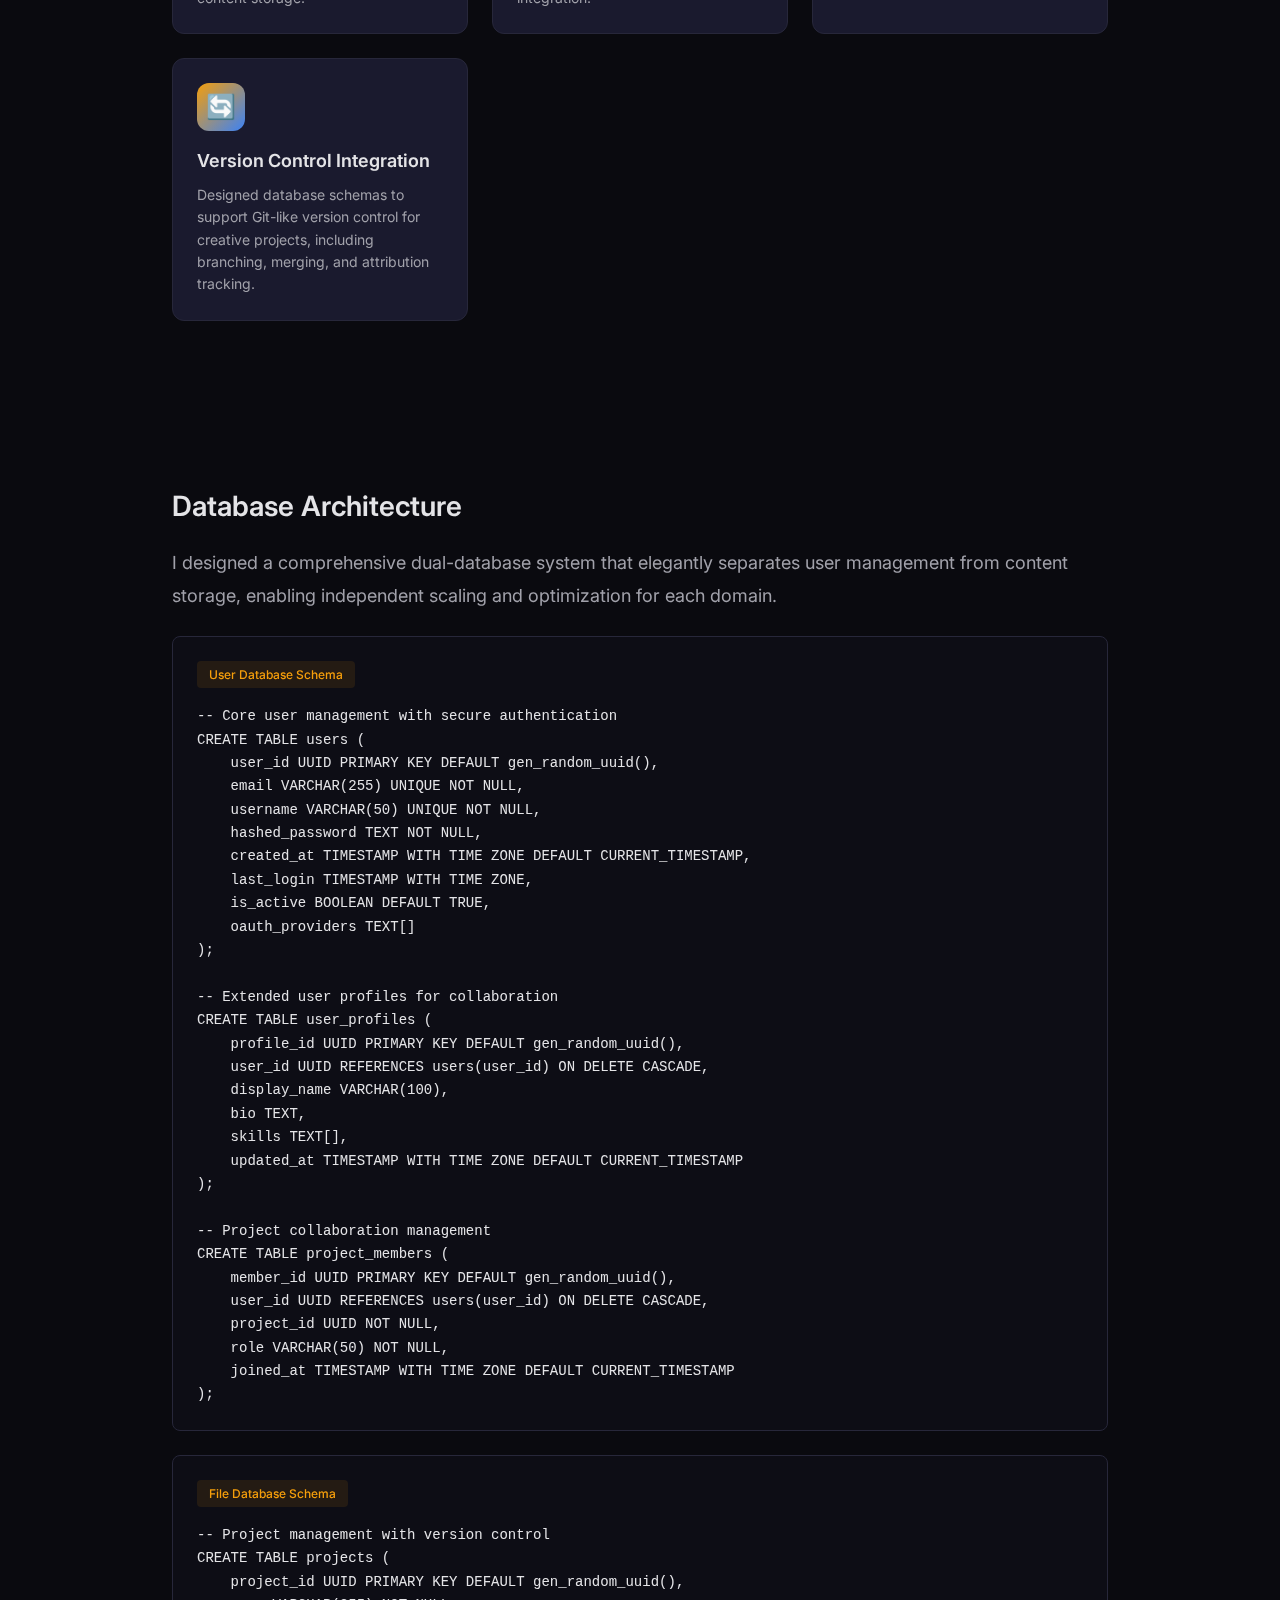
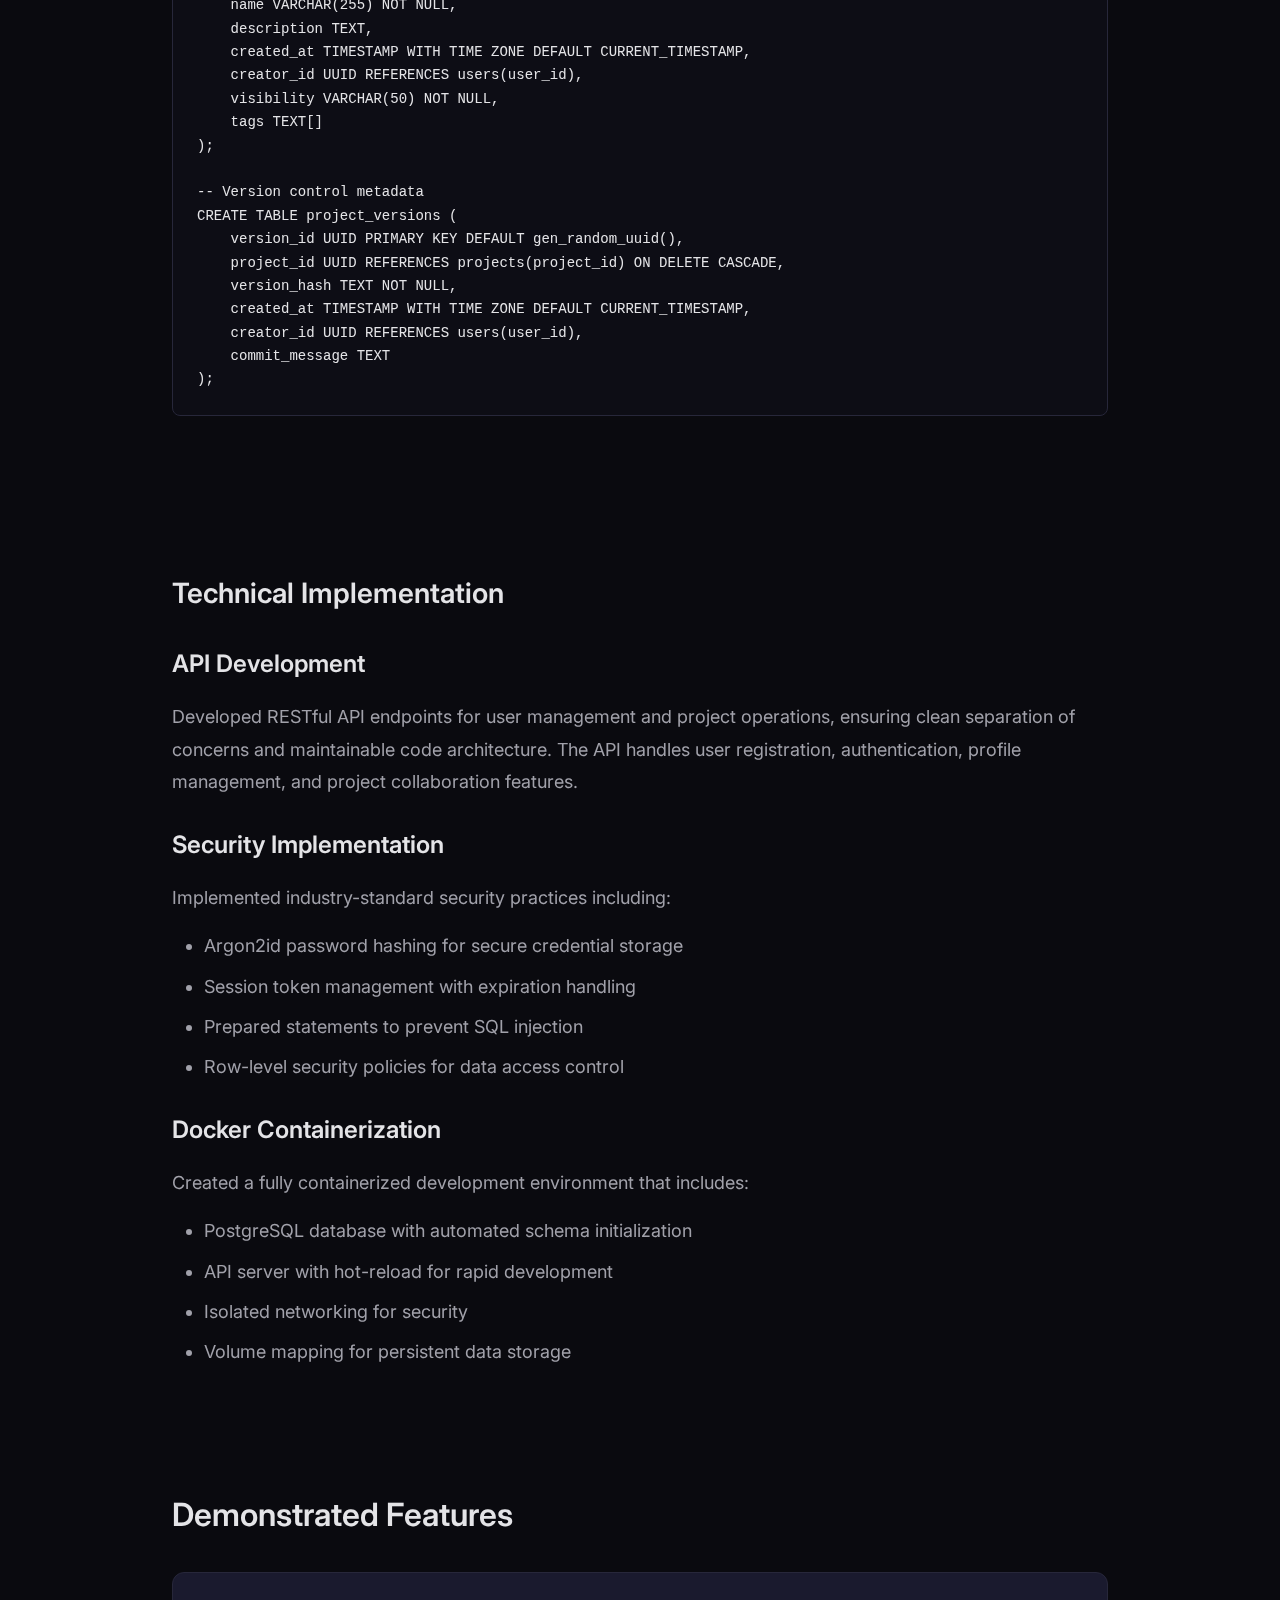
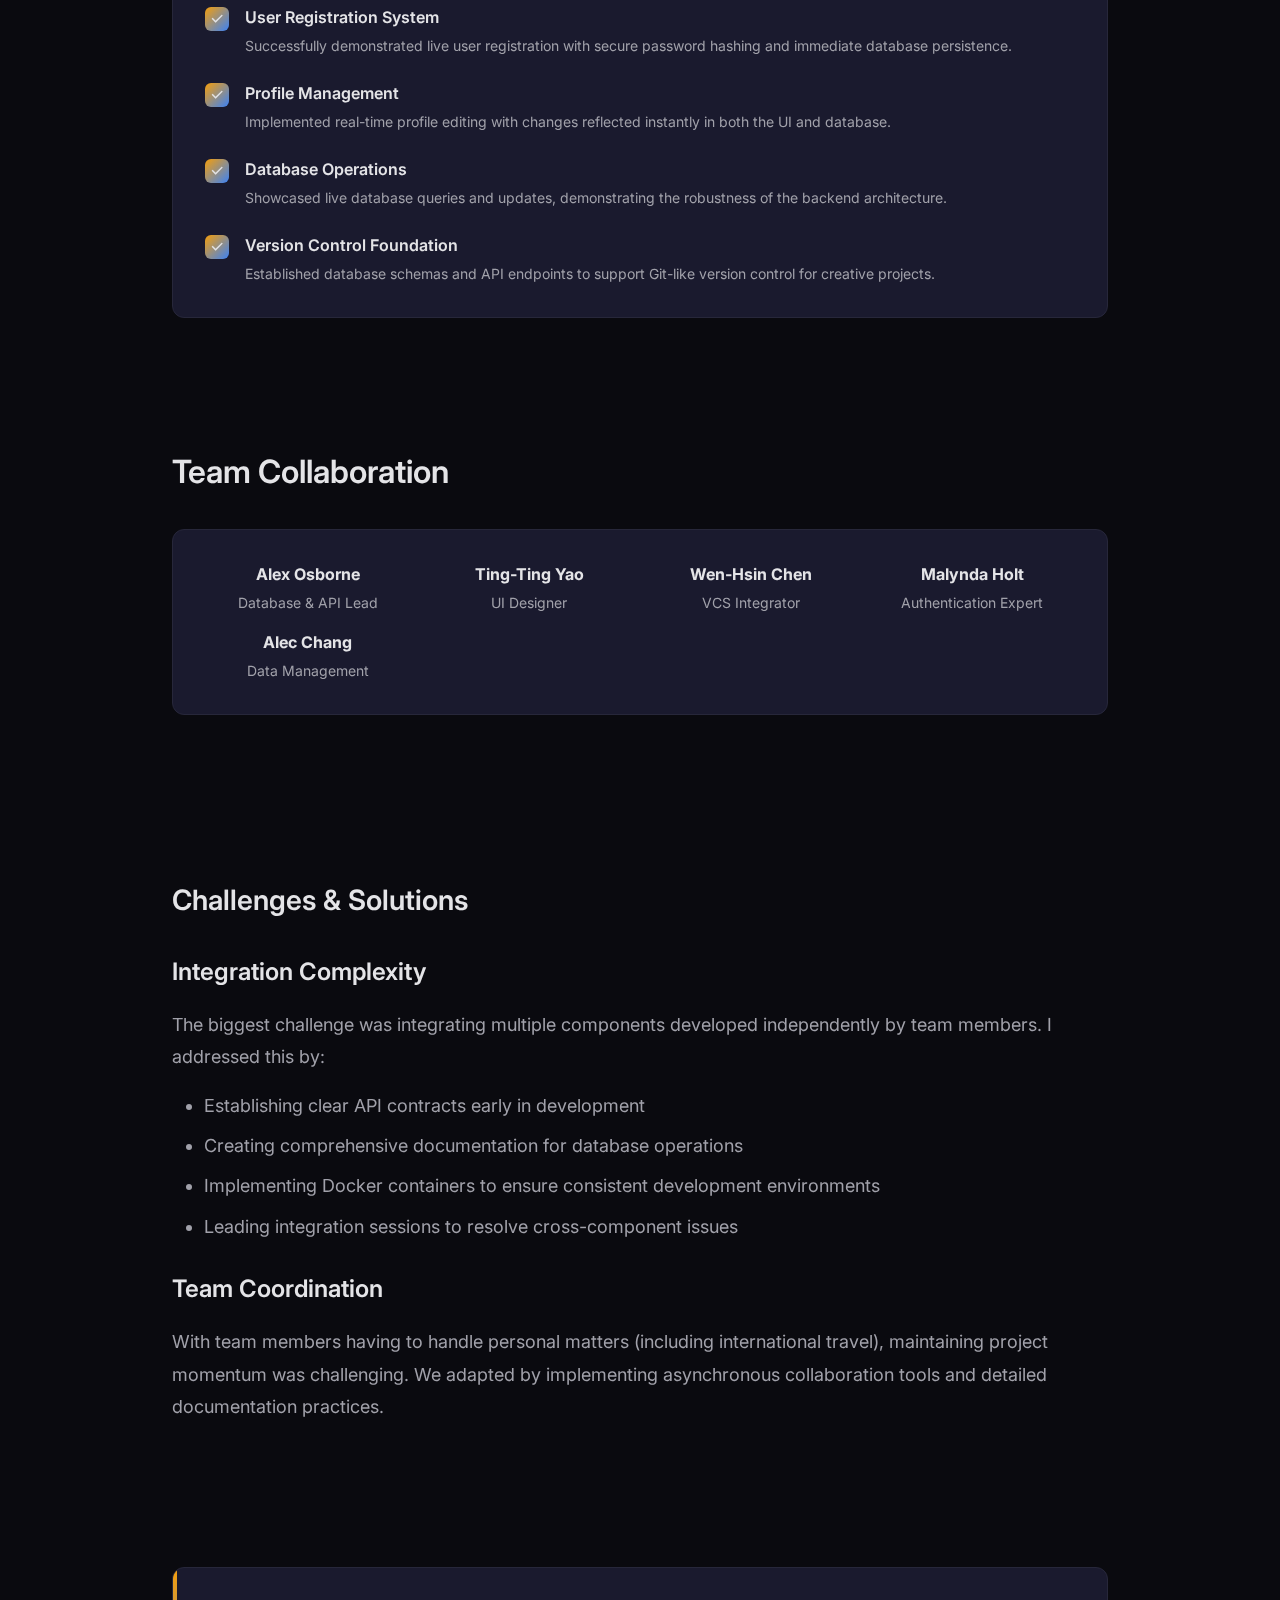
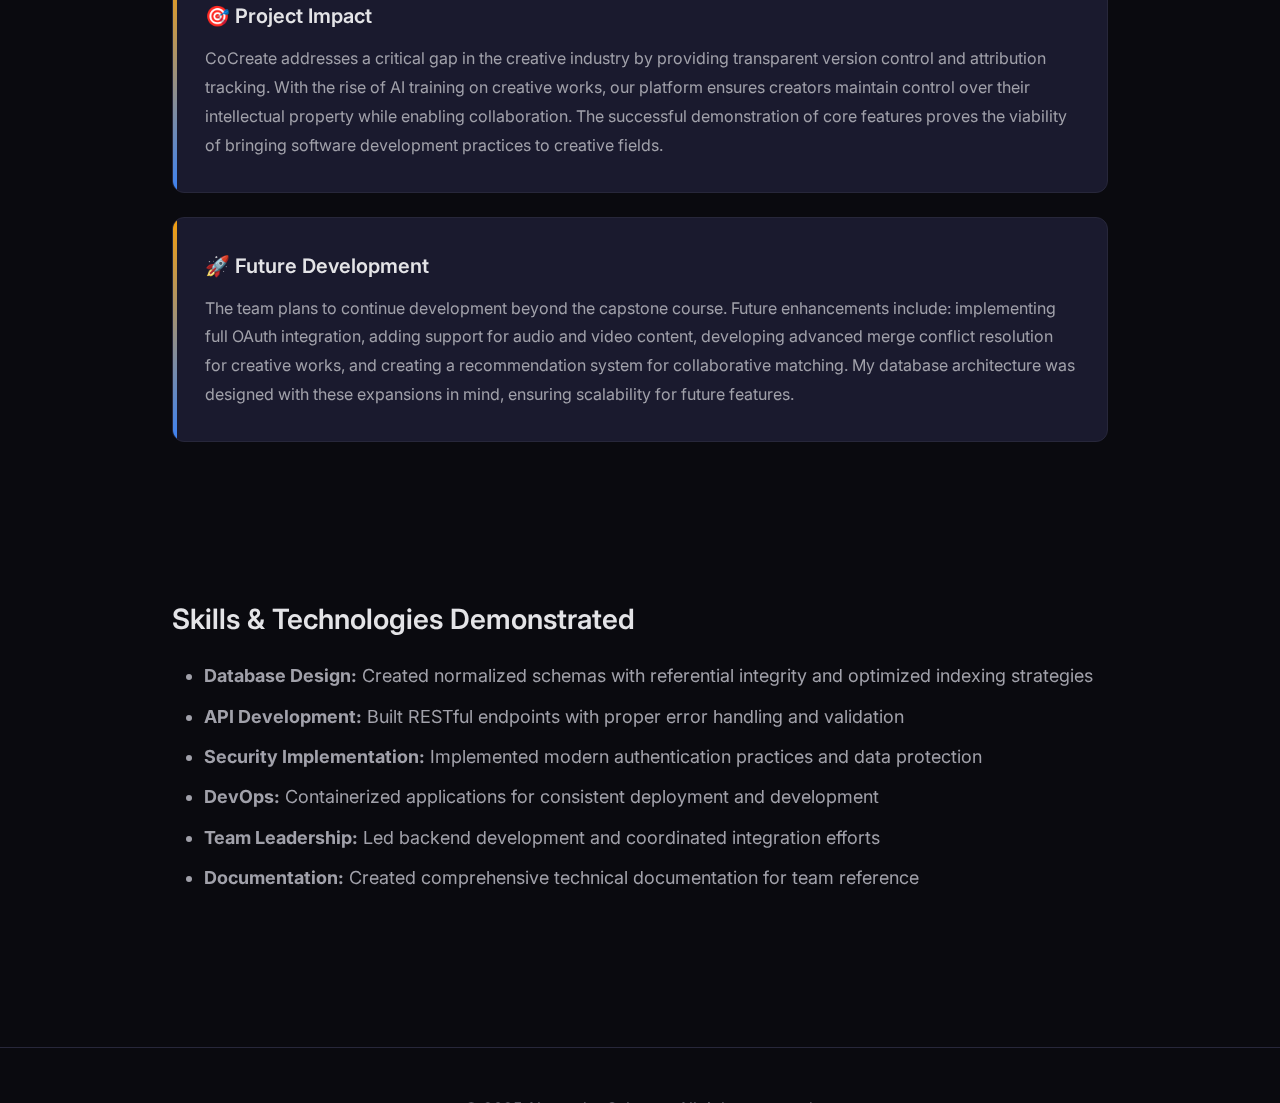
<file: project4.html>
<!DOCTYPE html>
<html lang="en">
<head>
    <meta charset="UTF-8">
    <meta name="viewport" content="width=device-width, initial-scale=1.0">
    <title>CoCreate Platform | Alexander Osborne</title>
    <link rel="preconnect" href="https://fonts.googleapis.com">
    <link rel="preconnect" href="https://fonts.gstatic.com" crossorigin>
    <link href="https://fonts.googleapis.com/css2?family=Inter:wght@300;400;500;600;700&family=JetBrains+Mono:wght@400;500&display=swap" rel="stylesheet">
    
    <style>
        :root {
            --bg-primary: #0a0a0f;
            --bg-secondary: #14141f;
            --bg-card: #1a1a2e;
            --bg-hover: #252541;
            --text-primary: #e4e4e7;
            --text-secondary: #a1a1aa;
            --text-muted: #71717a;
            --accent-primary: #3b82f6;
            --accent-secondary: #06b6d4;
            --accent-gradient: linear-gradient(135deg, #3b82f6 0%, #06b6d4 100%);
            --border-color: #27273a;
            --success: #10b981;
            --warning: #f59e0b;
            --error: #ef4444;
            --shadow-sm: 0 2px 4px rgba(0, 0, 0, 0.3);
            --shadow-md: 0 4px 12px rgba(0, 0, 0, 0.4);
            --shadow-lg: 0 8px 24px rgba(0, 0, 0, 0.5);
            --shadow-glow: 0 0 40px rgba(59, 130, 246, 0.15);
            --transition: all 0.3s cubic-bezier(0.4, 0, 0.2, 1);
        }

        * {
            margin: 0;
            padding: 0;
            box-sizing: border-box;
        }

        html {
            scroll-behavior: smooth;
        }

        body {
            font-family: 'Inter', system-ui, -apple-system, sans-serif;
            background: var(--bg-primary);
            color: var(--text-primary);
            line-height: 1.6;
            overflow-x: hidden;
            -webkit-font-smoothing: antialiased;
            -moz-osx-font-smoothing: grayscale;
        }

        body::before {
            content: '';
            position: fixed;
            top: 0;
            left: 0;
            width: 100%;
            height: 100%;
            background: radial-gradient(circle at 20% 50%, rgba(245, 158, 11, 0.1) 0%, transparent 50%),
                        radial-gradient(circle at 80% 50%, rgba(59, 130, 246, 0.1) 0%, transparent 50%);
            pointer-events: none;
            z-index: 0;
        }

        /* Navigation */
        nav {
            position: fixed;
            top: 0;
            width: 100%;
            background: rgba(10, 10, 15, 0.8);
            backdrop-filter: blur(10px);
            -webkit-backdrop-filter: blur(10px);
            border-bottom: 1px solid var(--border-color);
            z-index: 1000;
            transition: var(--transition);
        }

        .nav-container {
            max-width: 1200px;
            margin: 0 auto;
            padding: 1rem 2rem;
            display: flex;
            justify-content: space-between;
            align-items: center;
        }

        .back-link {
            display: flex;
            align-items: center;
            gap: 0.5rem;
            color: var(--text-secondary);
            text-decoration: none;
            font-weight: 500;
            transition: var(--transition);
        }

        .back-link:hover {
            color: var(--accent-primary);
            transform: translateX(-4px);
        }

        /* Container */
        .container {
            max-width: 1000px;
            margin: 0 auto;
            padding: 0 2rem;
            position: relative;
            z-index: 1;
        }

        /* Hero Section */
        .project-hero {
            padding: 8rem 0 4rem;
            text-align: center;
            background: linear-gradient(to bottom, rgba(245, 158, 11, 0.1) 0%, transparent 100%);
        }

        .project-badge {
            display: inline-block;
            padding: 0.5rem 1rem;
            background: rgba(245, 158, 11, 0.1);
            border: 1px solid rgba(245, 158, 11, 0.3);
            border-radius: 9999px;
            font-size: 0.875rem;
            color: var(--warning);
            margin-bottom: 1.5rem;
            animation: fadeInUp 0.6s ease-out;
        }

        .project-title {
            font-size: clamp(2rem, 4vw, 3rem);
            font-weight: 700;
            margin-bottom: 1rem;
            background: linear-gradient(135deg, #f59e0b 0%, #3b82f6 100%);
            -webkit-background-clip: text;
            -webkit-text-fill-color: transparent;
            background-clip: text;
            animation: fadeInUp 0.6s ease-out 0.1s both;
        }

        .project-subtitle {
            font-size: 1.25rem;
            color: var(--text-secondary);
            margin-bottom: 2rem;
            animation: fadeInUp 0.6s ease-out 0.2s both;
        }

        .project-meta {
            display: flex;
            justify-content: center;
            gap: 2rem;
            flex-wrap: wrap;
            animation: fadeInUp 0.6s ease-out 0.3s both;
        }

        .meta-item {
            display: flex;
            align-items: center;
            gap: 0.5rem;
            color: var(--text-secondary);
        }

        /* Content Sections */
        .content-section {
            padding: 3rem 0;
            animation: fadeInUp 0.6s ease-out 0.4s both;
        }

        .section-header {
            font-size: 2rem;
            font-weight: 600;
            margin-bottom: 1.5rem;
            color: var(--text-primary);
        }

        /* Abstract Box */
        .abstract-box {
            background: var(--bg-card);
            padding: 2rem;
            border-radius: 12px;
            border: 1px solid var(--border-color);
            margin-bottom: 3rem;
            font-size: 1.125rem;
            line-height: 1.8;
            color: var(--text-secondary);
        }

        /* Tech Stack */
        .tech-stack {
            display: flex;
            flex-wrap: wrap;
            gap: 0.75rem;
            margin: 2rem 0;
        }

        .tech-tag {
            padding: 0.5rem 1rem;
            background: rgba(245, 158, 11, 0.1);
            border: 1px solid rgba(245, 158, 11, 0.3);
            border-radius: 6px;
            font-size: 0.875rem;
            color: var(--warning);
            font-weight: 500;
        }

        /* Achievement Cards */
        .achievements-grid {
            display: grid;
            grid-template-columns: repeat(auto-fit, minmax(250px, 1fr));
            gap: 1.5rem;
            margin: 2rem 0;
        }

        .achievement-card {
            background: var(--bg-card);
            padding: 1.5rem;
            border-radius: 12px;
            border: 1px solid var(--border-color);
            transition: var(--transition);
        }

        .achievement-card:hover {
            transform: translateY(-4px);
            border-color: var(--warning);
            box-shadow: var(--shadow-lg);
        }

        .achievement-icon {
            width: 48px;
            height: 48px;
            background: linear-gradient(135deg, #f59e0b 0%, #3b82f6 100%);
            border-radius: 12px;
            display: flex;
            align-items: center;
            justify-content: center;
            font-size: 1.5rem;
            margin-bottom: 1rem;
        }

        .achievement-title {
            font-size: 1.125rem;
            font-weight: 600;
            margin-bottom: 0.5rem;
            color: var(--text-primary);
        }

        .achievement-description {
            font-size: 0.875rem;
            color: var(--text-secondary);
        }

        /* Code Blocks */
        .code-block {
            background: #0d0d15;
            border: 1px solid var(--border-color);
            border-radius: 8px;
            padding: 1.5rem;
            margin: 1.5rem 0;
            overflow-x: auto;
        }

        .code-label {
            display: inline-block;
            background: rgba(245, 158, 11, 0.1);
            color: var(--warning);
            padding: 0.25rem 0.75rem;
            border-radius: 4px;
            font-size: 0.75rem;
            font-weight: 500;
            margin-bottom: 1rem;
        }

        .code-block pre {
            font-family: 'JetBrains Mono', monospace;
            font-size: 0.875rem;
            line-height: 1.6;
            color: #e4e4e7;
        }

        /* System Architecture */
        .architecture-diagram {
            background: var(--bg-card);
            padding: 2rem;
            border-radius: 12px;
            border: 1px solid var(--border-color);
            margin: 2rem 0;
            text-align: center;
        }

        .architecture-title {
            font-size: 1.25rem;
            font-weight: 600;
            margin-bottom: 1.5rem;
        }

        /* Feature List */
        .feature-list {
            background: var(--bg-card);
            padding: 2rem;
            border-radius: 12px;
            border: 1px solid var(--border-color);
            margin: 2rem 0;
        }

        .feature-item {
            display: flex;
            align-items: flex-start;
            gap: 1rem;
            margin-bottom: 1.5rem;
        }

        .feature-item:last-child {
            margin-bottom: 0;
        }

        .feature-icon {
            width: 24px;
            height: 24px;
            background: linear-gradient(135deg, #f59e0b 0%, #3b82f6 100%);
            border-radius: 6px;
            display: flex;
            align-items: center;
            justify-content: center;
            flex-shrink: 0;
            margin-top: 2px;
        }

        .feature-content h4 {
            font-size: 1rem;
            font-weight: 600;
            margin-bottom: 0.25rem;
            color: var(--text-primary);
        }

        .feature-content p {
            font-size: 0.875rem;
            color: var(--text-secondary);
        }

        /* Content Text */
        .content-text {
            font-size: 1.125rem;
            line-height: 1.8;
            color: var(--text-secondary);
            margin-bottom: 1.5rem;
        }

        .content-text h2 {
            font-size: 1.75rem;
            font-weight: 600;
            margin: 2rem 0 1rem;
            color: var(--text-primary);
        }

        .content-text h3 {
            font-size: 1.5rem;
            font-weight: 600;
            margin: 1.5rem 0 1rem;
            color: var(--text-primary);
        }

        .content-text ul {
            margin: 1rem 0 1rem 2rem;
        }

        .content-text li {
            margin-bottom: 0.5rem;
            color: var(--text-secondary);
        }

        /* Team Grid */
        .team-grid {
            display: grid;
            grid-template-columns: repeat(auto-fit, minmax(200px, 1fr));
            gap: 1rem;
            margin: 2rem 0;
            background: var(--bg-card);
            padding: 2rem;
            border-radius: 12px;
            border: 1px solid var(--border-color);
        }

        .team-member {
            text-align: center;
        }

        .team-member h4 {
            font-size: 1rem;
            color: var(--text-primary);
            margin-bottom: 0.25rem;
        }

        .team-member p {
            font-size: 0.875rem;
            color: var(--text-secondary);
        }

        /* Insight Cards */
        .insight-card {
            background: var(--bg-card);
            padding: 2rem;
            border-radius: 12px;
            border: 1px solid var(--border-color);
            margin: 1.5rem 0;
            position: relative;
            overflow: hidden;
        }

        .insight-card::before {
            content: '';
            position: absolute;
            top: 0;
            left: 0;
            width: 4px;
            height: 100%;
            background: linear-gradient(135deg, #f59e0b 0%, #3b82f6 100%);
        }

        .insight-title {
            font-size: 1.25rem;
            font-weight: 600;
            margin-bottom: 0.75rem;
        }

        .insight-description {
            color: var(--text-secondary);
            line-height: 1.8;
        }

        /* Footer */
        footer {
            padding: 3rem 0 2rem;
            text-align: center;
            color: var(--text-muted);
            border-top: 1px solid var(--border-color);
            margin-top: 5rem;
        }

        /* Animations */
        @keyframes fadeInUp {
            from {
                opacity: 0;
                transform: translateY(30px);
            }
            to {
                opacity: 1;
                transform: translateY(0);
            }
        }

        /* Responsive */
        @media (max-width: 768px) {
            .project-meta {
                gap: 1rem;
            }

            .achievements-grid {
                grid-template-columns: 1fr;
            }

            .team-grid {
                grid-template-columns: 1fr;
            }
        }
    </style>
</head>
<body>
    <!-- Navigation -->
    <nav>
        <div class="nav-container">
            <a href="index.html" class="back-link">
                ← Back to Portfolio
            </a>
        </div>
    </nav>

    <!-- Project Hero -->
    <section class="project-hero">
        <div class="container">
            <span class="project-badge">Full-Stack Development</span>
            <h1 class="project-title">CoCreate Platform</h1>
            <p class="project-subtitle">Version Control System for Creative Collaboration</p>
            <div class="project-meta">
                <span class="meta-item">👥 5-Person Team</span>
                <span class="meta-item">📅 Aug 2024 - Present</span>
                <span class="meta-item">🎓 Capstone Project</span>
                <span class="meta-item">🏆 Database Lead</span>
            </div>
        </div>
    </section>

    <!-- Main Content -->
    <main class="container">
        <!-- Abstract -->
        <section class="content-section">
            <div class="abstract-box">
                <h2 style="margin-top: 0; margin-bottom: 1rem;">Project Overview</h2>
                CoCreate is an innovative platform that brings version control to creative collaboration, inspired by GitHub but designed specifically for artists, writers, and creators. As the Database Storage Coordinator, I led the backend architecture design and implementation, creating a robust dual-database system that manages user data and creative content with comprehensive version control capabilities. The platform empowers creators to collaborate on literature, digital art, and music projects while maintaining clear attribution and licensing—addressing critical concerns around AI training data and creative ownership.
                <p style="margin-top: 1rem;">
                    <strong>My Role:</strong> Led database architecture, designed PostgreSQL schemas, implemented REST API endpoints, and deployed containerized development environment using Docker.
                </p>
            </div>
        </section>

        <!-- Technologies -->
        <section class="content-section">
            <h2 class="section-header">Technologies & Architecture</h2>
            <div class="tech-stack">
                <span class="tech-tag">PostgreSQL</span>
                <span class="tech-tag">Docker</span>
                <span class="tech-tag">REST API</span>
                <span class="tech-tag">Rust</span>
                <span class="tech-tag">Git/libgit2</span>
                <span class="tech-tag">AWS S3</span>
                <span class="tech-tag">Argon2id</span>
                <span class="tech-tag">OAuth</span>
                <span class="tech-tag">React</span>
            </div>
        </section>

        <!-- Key Achievements -->
        <section class="content-section">
            <h2 class="section-header">Technical Achievements</h2>
            <div class="achievements-grid">
                <div class="achievement-card">
                    <div class="achievement-icon">🗄️</div>
                    <h3 class="achievement-title">Dual-Database Architecture</h3>
                    <p class="achievement-description">Designed and implemented separate databases for user management and file storage, optimizing for both relational integrity and scalable content storage.</p>
                </div>
                <div class="achievement-card">
                    <div class="achievement-icon">🔐</div>
                    <h3 class="achievement-title">Secure Authentication</h3>
                    <p class="achievement-description">Implemented secure user authentication using Argon2id hashing, session management, and prepared groundwork for OAuth integration.</p>
                </div>
                <div class="achievement-card">
                    <div class="achievement-icon">🚀</div>
                    <h3 class="achievement-title">Containerized Development</h3>
                    <p class="achievement-description">Utilized Docker to create isolated development environments, enabling seamless team collaboration without server infrastructure.</p>
                </div>
                <div class="achievement-card">
                    <div class="achievement-icon">🔄</div>
                    <h3 class="achievement-title">Version Control Integration</h3>
                    <p class="achievement-description">Designed database schemas to support Git-like version control for creative projects, including branching, merging, and attribution tracking.</p>
                </div>
            </div>
        </section>

        <!-- Database Design -->
        <section class="content-section">
            <div class="content-text">
                <h2>Database Architecture</h2>
                <p>
                    I designed a comprehensive dual-database system that elegantly separates user management from content storage, 
                    enabling independent scaling and optimization for each domain.
                </p>
            </div>

            <div class="code-block">
                <span class="code-label">User Database Schema</span>
                <pre><code>-- Core user management with secure authentication
CREATE TABLE users (
    user_id UUID PRIMARY KEY DEFAULT gen_random_uuid(),
    email VARCHAR(255) UNIQUE NOT NULL,
    username VARCHAR(50) UNIQUE NOT NULL,
    hashed_password TEXT NOT NULL,
    created_at TIMESTAMP WITH TIME ZONE DEFAULT CURRENT_TIMESTAMP,
    last_login TIMESTAMP WITH TIME ZONE,
    is_active BOOLEAN DEFAULT TRUE,
    oauth_providers TEXT[]
);

-- Extended user profiles for collaboration
CREATE TABLE user_profiles (
    profile_id UUID PRIMARY KEY DEFAULT gen_random_uuid(),
    user_id UUID REFERENCES users(user_id) ON DELETE CASCADE,
    display_name VARCHAR(100),
    bio TEXT,
    skills TEXT[],
    updated_at TIMESTAMP WITH TIME ZONE DEFAULT CURRENT_TIMESTAMP
);

-- Project collaboration management
CREATE TABLE project_members (
    member_id UUID PRIMARY KEY DEFAULT gen_random_uuid(),
    user_id UUID REFERENCES users(user_id) ON DELETE CASCADE,
    project_id UUID NOT NULL,
    role VARCHAR(50) NOT NULL,
    joined_at TIMESTAMP WITH TIME ZONE DEFAULT CURRENT_TIMESTAMP
);</code></pre>
            </div>

            <div class="code-block">
                <span class="code-label">File Database Schema</span>
                <pre><code>-- Project management with version control
CREATE TABLE projects (
    project_id UUID PRIMARY KEY DEFAULT gen_random_uuid(),
    name VARCHAR(255) NOT NULL,
    description TEXT,
    created_at TIMESTAMP WITH TIME ZONE DEFAULT CURRENT_TIMESTAMP,
    creator_id UUID REFERENCES users(user_id),
    visibility VARCHAR(50) NOT NULL,
    tags TEXT[]
);

-- Version control metadata
CREATE TABLE project_versions (
    version_id UUID PRIMARY KEY DEFAULT gen_random_uuid(),
    project_id UUID REFERENCES projects(project_id) ON DELETE CASCADE,
    version_hash TEXT NOT NULL,
    created_at TIMESTAMP WITH TIME ZONE DEFAULT CURRENT_TIMESTAMP,
    creator_id UUID REFERENCES users(user_id),
    commit_message TEXT
);</code></pre>
            </div>
        </section>

        <!-- Implementation Details -->
        <section class="content-section">
            <div class="content-text">
                <h2>Technical Implementation</h2>
                
                <h3>API Development</h3>
                <p>
                    Developed RESTful API endpoints for user management and project operations, ensuring clean separation 
                    of concerns and maintainable code architecture. The API handles user registration, authentication, 
                    profile management, and project collaboration features.
                </p>

                <h3>Security Implementation</h3>
                <p>
                    Implemented industry-standard security practices including:
                </p>
                <ul>
                    <li>Argon2id password hashing for secure credential storage</li>
                    <li>Session token management with expiration handling</li>
                    <li>Prepared statements to prevent SQL injection</li>
                    <li>Row-level security policies for data access control</li>
                </ul>

                <h3>Docker Containerization</h3>
                <p>
                    Created a fully containerized development environment that includes:
                </p>
                <ul>
                    <li>PostgreSQL database with automated schema initialization</li>
                    <li>API server with hot-reload for rapid development</li>
                    <li>Isolated networking for security</li>
                    <li>Volume mapping for persistent data storage</li>
                </ul>
            </div>
        </section>

        <!-- Demo Features -->
        <section class="content-section">
            <h2 class="section-header">Demonstrated Features</h2>
            <div class="feature-list">
                <div class="feature-item">
                    <div class="feature-icon">✓</div>
                    <div class="feature-content">
                        <h4>User Registration System</h4>
                        <p>Successfully demonstrated live user registration with secure password hashing and immediate database persistence.</p>
                    </div>
                </div>
                <div class="feature-item">
                    <div class="feature-icon">✓</div>
                    <div class="feature-content">
                        <h4>Profile Management</h4>
                        <p>Implemented real-time profile editing with changes reflected instantly in both the UI and database.</p>
                    </div>
                </div>
                <div class="feature-item">
                    <div class="feature-icon">✓</div>
                    <div class="feature-content">
                        <h4>Database Operations</h4>
                        <p>Showcased live database queries and updates, demonstrating the robustness of the backend architecture.</p>
                    </div>
                </div>
                <div class="feature-item">
                    <div class="feature-icon">✓</div>
                    <div class="feature-content">
                        <h4>Version Control Foundation</h4>
                        <p>Established database schemas and API endpoints to support Git-like version control for creative projects.</p>
                    </div>
                </div>
            </div>
        </section>

        <!-- Team & Collaboration -->
        <section class="content-section">
            <h2 class="section-header">Team Collaboration</h2>
            <div class="team-grid">
                <div class="team-member">
                    <h4>Alex Osborne</h4>
                    <p>Database & API Lead</p>
                </div>
                <div class="team-member">
                    <h4>Ting-Ting Yao</h4>
                    <p>UI Designer</p>
                </div>
                <div class="team-member">
                    <h4>Wen-Hsin Chen</h4>
                    <p>VCS Integrator</p>
                </div>
                <div class="team-member">
                    <h4>Malynda Holt</h4>
                    <p>Authentication Expert</p>
                </div>
                <div class="team-member">
                    <h4>Alec Chang</h4>
                    <p>Data Management</p>
                </div>
            </div>
        </section>

        <!-- Challenges & Solutions -->
        <section class="content-section">
            <div class="content-text">
                <h2>Challenges & Solutions</h2>
                
                <h3>Integration Complexity</h3>
                <p>
                    The biggest challenge was integrating multiple components developed independently by team members. 
                    I addressed this by:
                </p>
                <ul>
                    <li>Establishing clear API contracts early in development</li>
                    <li>Creating comprehensive documentation for database operations</li>
                    <li>Implementing Docker containers to ensure consistent development environments</li>
                    <li>Leading integration sessions to resolve cross-component issues</li>
                </ul>

                <h3>Team Coordination</h3>
                <p>
                    With team members having to handle personal matters (including international travel), maintaining 
                    project momentum was challenging. We adapted by implementing asynchronous collaboration tools and 
                    detailed documentation practices.
                </p>
            </div>
        </section>

        <!-- Impact & Future -->
        <section class="content-section">
            <div class="insight-card">
                <h3 class="insight-title">🎯 Project Impact</h3>
                <p class="insight-description">
                    CoCreate addresses a critical gap in the creative industry by providing transparent version control 
                    and attribution tracking. With the rise of AI training on creative works, our platform ensures 
                    creators maintain control over their intellectual property while enabling collaboration. The 
                    successful demonstration of core features proves the viability of bringing software development 
                    practices to creative fields.
                </p>
            </div>

            <div class="insight-card">
                <h3 class="insight-title">🚀 Future Development</h3>
                <p class="insight-description">
                    The team plans to continue development beyond the capstone course. Future enhancements include:
                    implementing full OAuth integration, adding support for audio and video content, developing 
                    advanced merge conflict resolution for creative works, and creating a recommendation system 
                    for collaborative matching. My database architecture was designed with these expansions in mind, 
                    ensuring scalability for future features.
                </p>
            </div>
        </section>

        <!-- Technical Skills Demonstrated -->
        <section class="content-section">
            <div class="content-text">
                <h2>Skills & Technologies Demonstrated</h2>
                <ul>
                    <li><strong>Database Design:</strong> Created normalized schemas with referential integrity and optimized indexing strategies</li>
                    <li><strong>API Development:</strong> Built RESTful endpoints with proper error handling and validation</li>
                    <li><strong>Security Implementation:</strong> Implemented modern authentication practices and data protection</li>
                    <li><strong>DevOps:</strong> Containerized applications for consistent deployment and development</li>
                    <li><strong>Team Leadership:</strong> Led backend development and coordinated integration efforts</li>
                    <li><strong>Documentation:</strong> Created comprehensive technical documentation for team reference</li>
                </ul>
            </div>
        </section>
    </main>

    <!-- Footer -->
    <footer>
        <div class="container">
            <p>&copy; 2025 Alexander Osborne. All rights reserved.</p>
        </div>
    </footer>

    <script>
        // Smooth scroll for back link
        document.querySelector('.back-link').addEventListener('click', function(e) {
            if (this.getAttribute('href').startsWith('#')) {
                e.preventDefault();
                const target = document.querySelector(this.getAttribute('href'));
                if (target) {
                    target.scrollIntoView({
                        behavior: 'smooth',
                        block: 'start'
                    });
                }
            }
        });

        // Add scroll effect to navigation
        window.addEventListener('scroll', () => {
            const nav = document.querySelector('nav');
            if (window.pageYOffset > 0) {
                nav.style.boxShadow = '0 2px 20px rgba(0, 0, 0, 0.3)';
            } else {
                nav.style.boxShadow = 'none';
            }
        });
    </script>
</body>
</html>
</file>
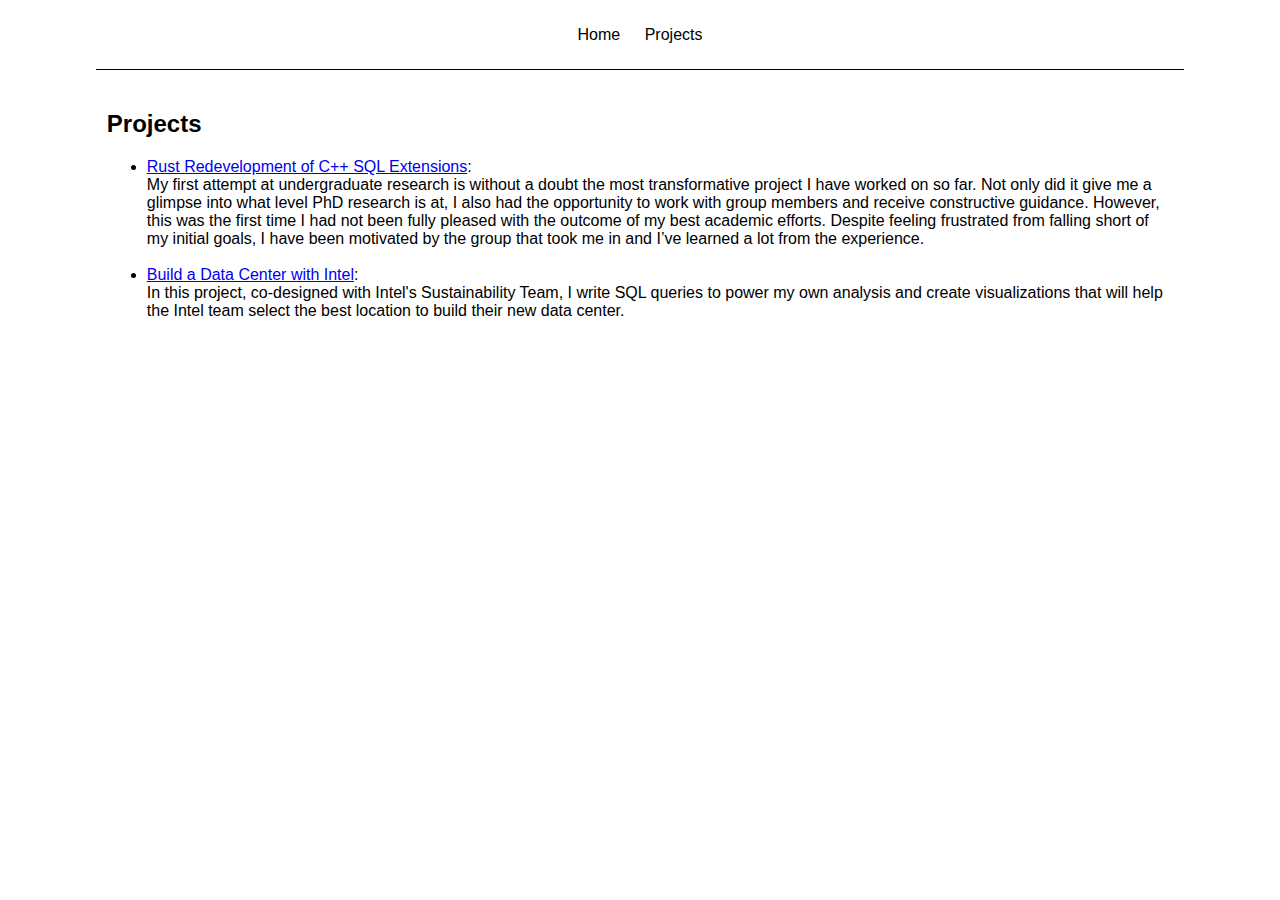
<file: projects.html>
<!DOCTYPE html>
<html lang="en">
<head>
    <meta charset="UTF-8">
    <meta name="viewport" content="width=device-width, initial-scale=1.0">
    <title>Projects</title>
    <link rel="stylesheet" href="styles.css">
</head>
<body>
    <header>
        <nav>
            <ul>
                <li><a href="index.html">Home</a></li>
                <li><a href="projects.html">Projects</a></li>
            </ul>
        </nav>
    </header>
    <main>
        <section id="projects">
            <div class="center-text">
                <h2>Projects</h2>
                <ul>
                    <li><a href="project1.html">Rust Redevelopment of C++ SQL Extensions</a>:<br>My first attempt at undergraduate research is without a doubt the most transformative project I have worked on so far. Not only did it give me a glimpse into what level PhD research is at, I also had the opportunity to work with group members and receive constructive guidance. However, this was the first time I had not been fully pleased with the outcome of my best academic efforts. Despite feeling frustrated from falling short of my initial goals, I have been motivated by the group that took me in and I’ve learned a lot from the experience.</li>
                    <br>
                    <li><a href="project2.html">Build a Data Center with Intel</a>:<br>In this  project, co-designed with Intel's Sustainability Team, I write SQL queries to power my own analysis and create visualizations that will help the Intel team select the best location to build their new data center.</li>
                    <br>
                    <!-- Add more projects as needed -->
                </ul>
            </div>
        </section>
    </main>
</body>
</html>
</file>
<file: styles.css>
body {
    font-family: Arial, sans-serif;
    margin: 0;
    padding: 0;
    background-color: #ffffff; /* White background */
    color: #000000; /* Black text */
}

header {
    background-color: #ffffff; /* White background */
    color: #000000; /* Black text */
    padding: 10px 0;
    text-align: center;
    position: relative;
}

header::after {
    content: '';
    position: absolute;
    bottom: 0;
    left: 7.5%; /* Center the line by offsetting it */
    right: 7.5%;
    width: 85%; /* Length of the line */
    border-bottom: 1px solid #000000; /* Black border */
}

nav ul {
    list-style-type: none;
    padding: 0;
}

nav ul li {
    display: inline;
    margin: 0 10px;
}

nav ul li a {
    color: #000000; /* Black text */
    text-decoration: none;
}

main {
    padding: 20px;
}

footer {
    display: none; /* Hide footer */
}

.container {
    display: flex;
    justify-content: center;
    align-items: center;
    width: 100%;
    height: 150px; /* Reserve space for image */
    margin-top: 15px;
    margin-bottom: 15px; 
}

.center-text {
    margin-left: 7%;
    margin-right: 7%;
}
</file>
